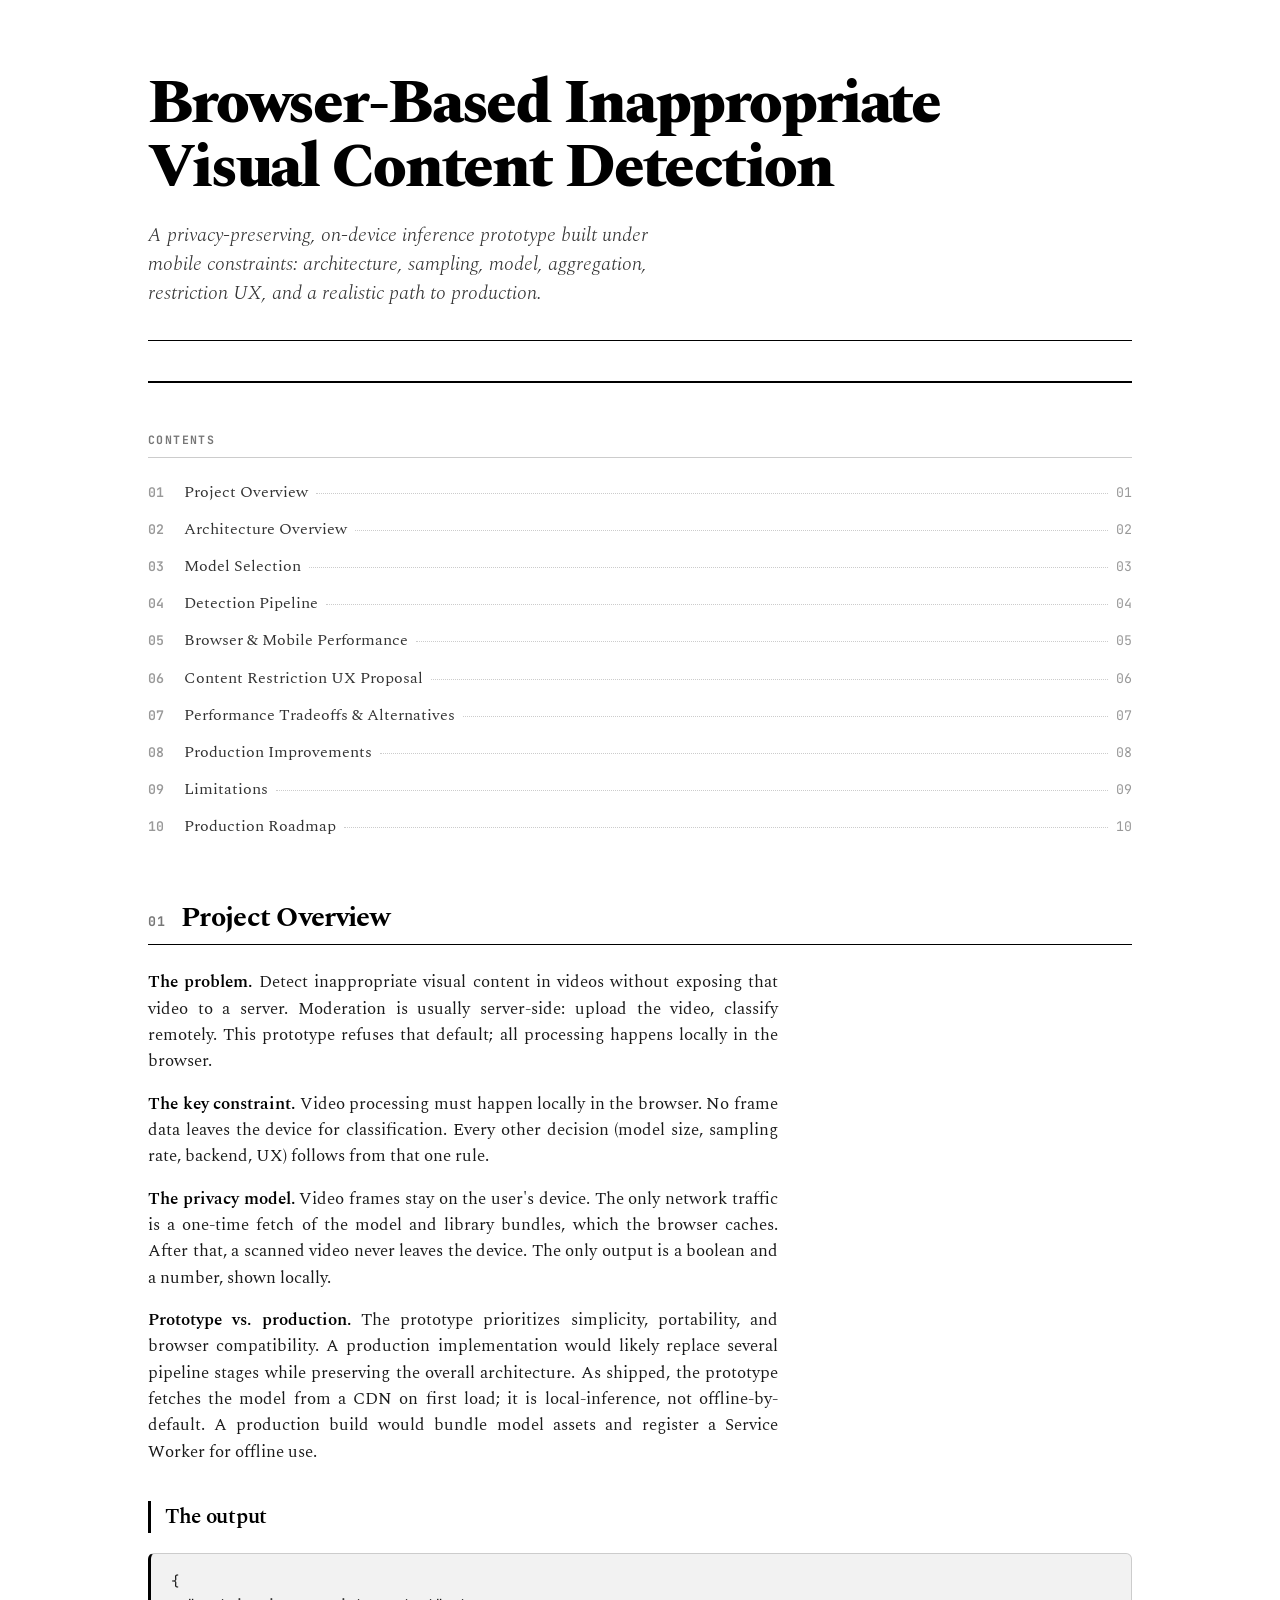
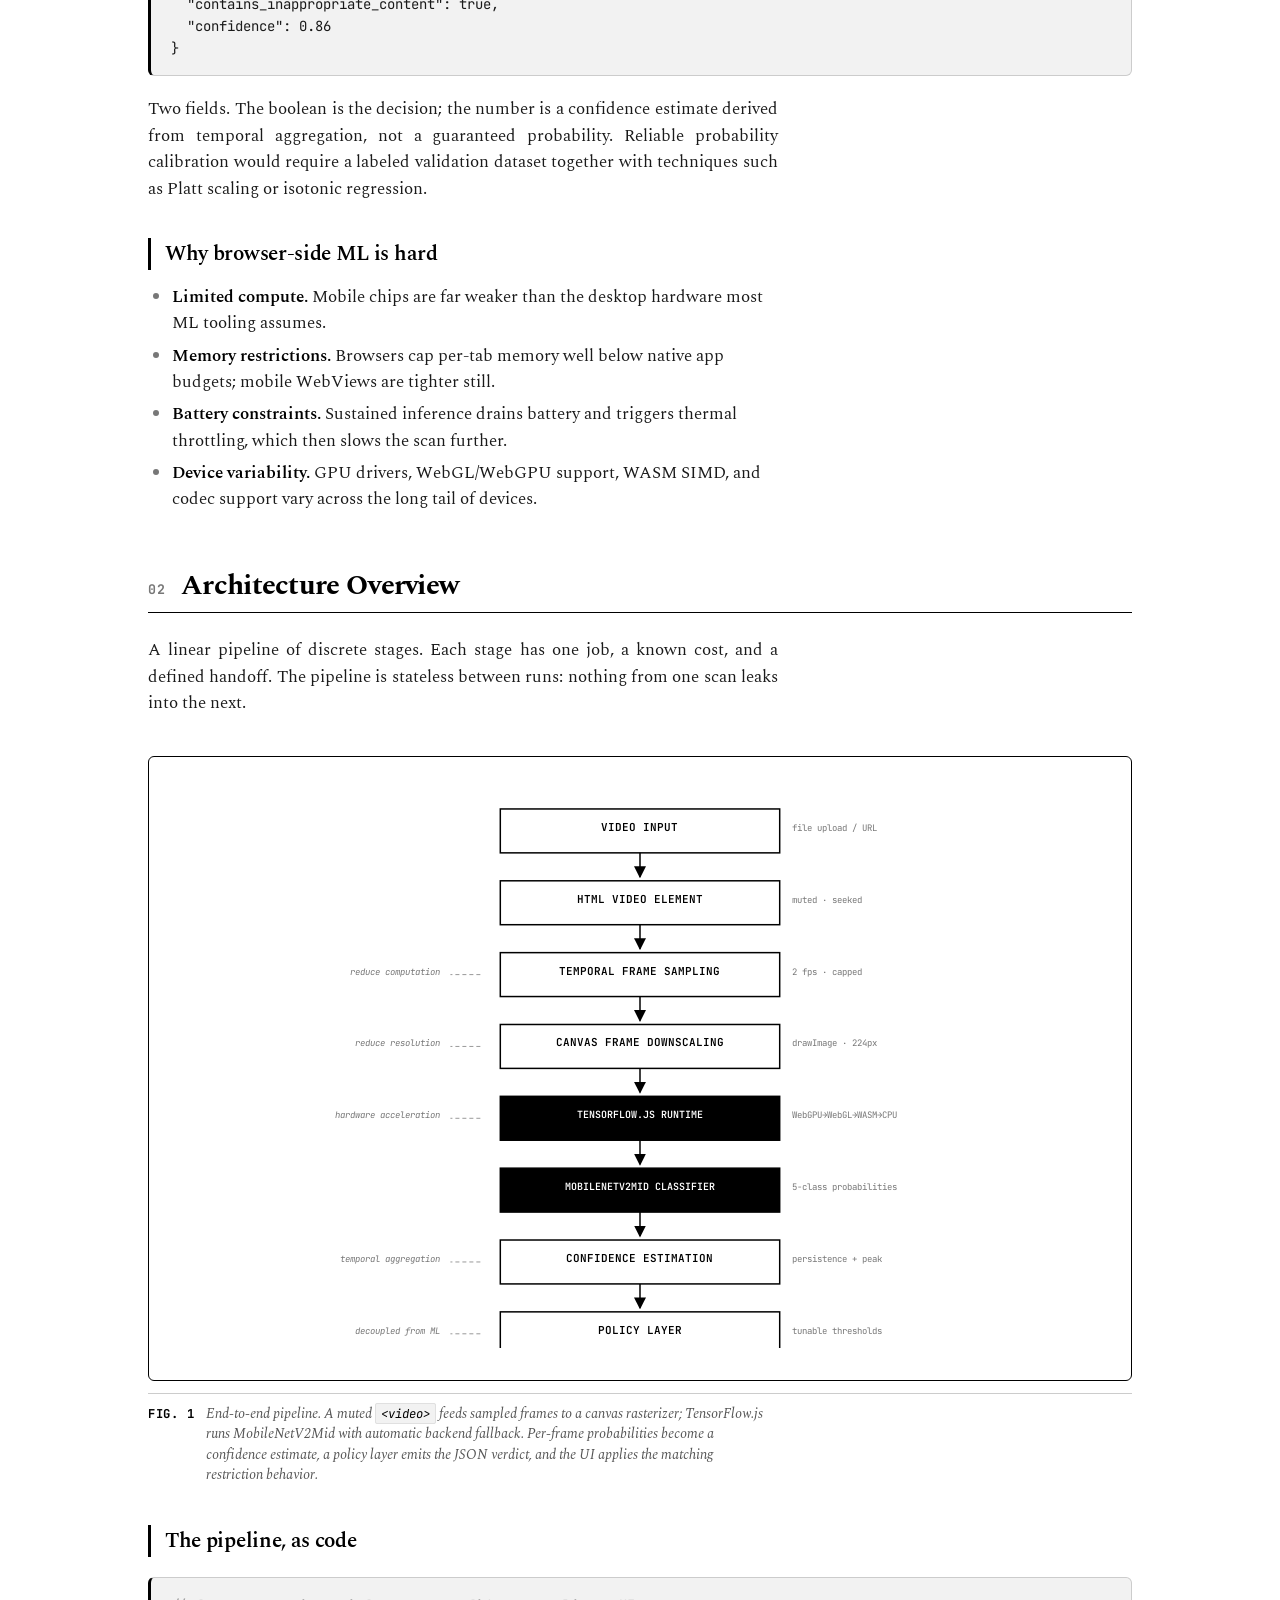
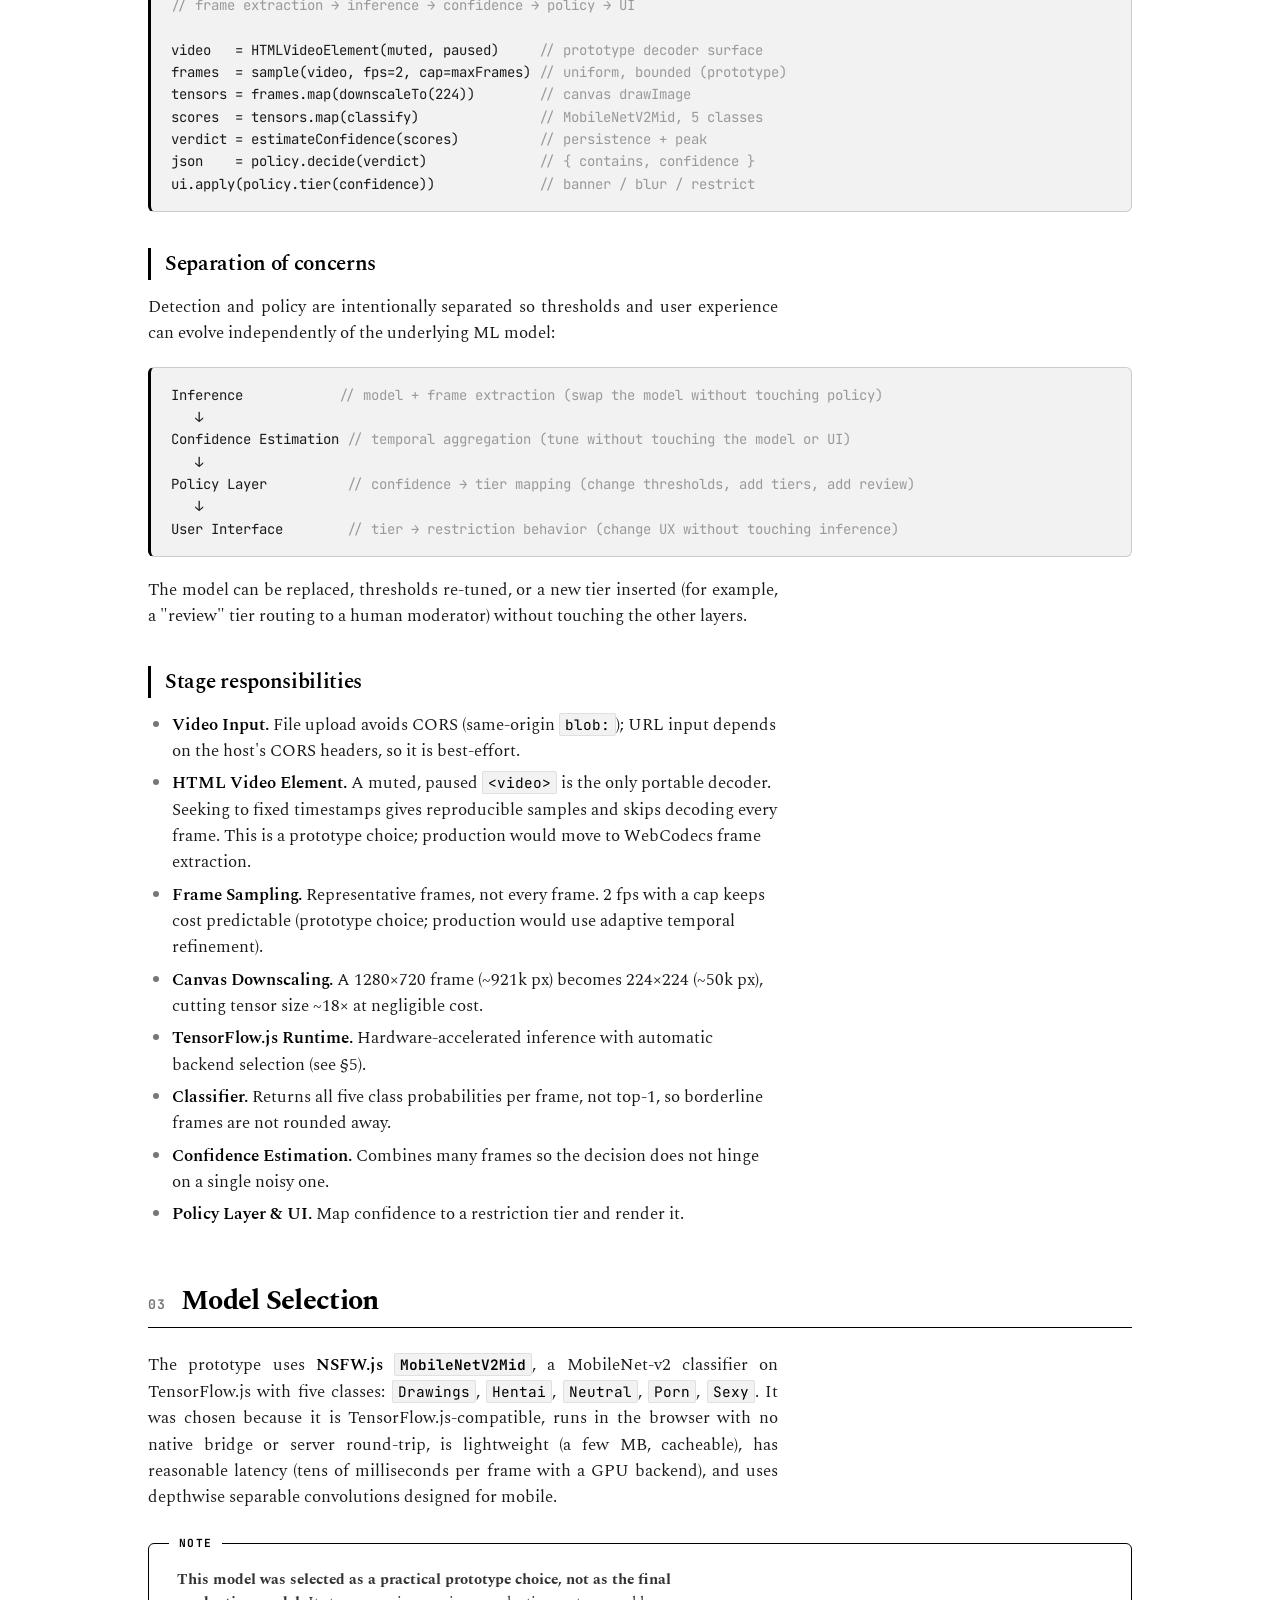
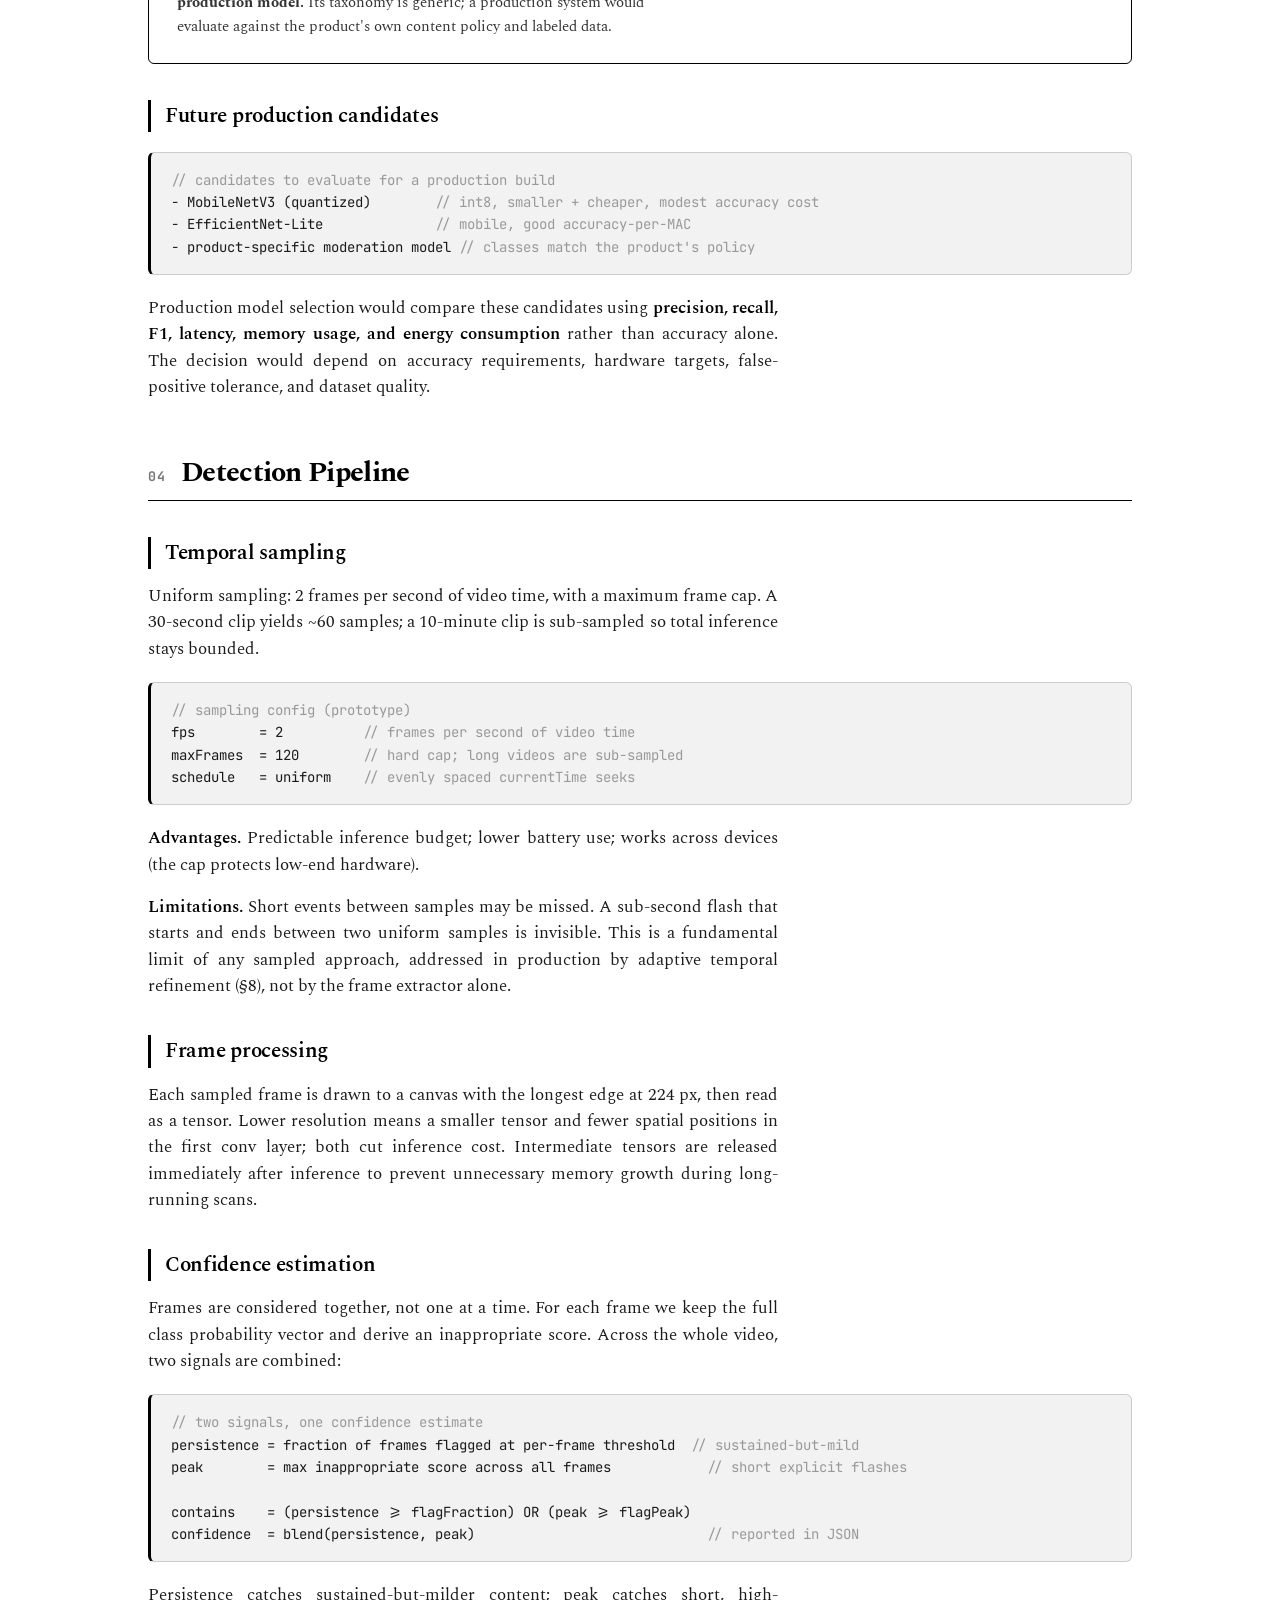
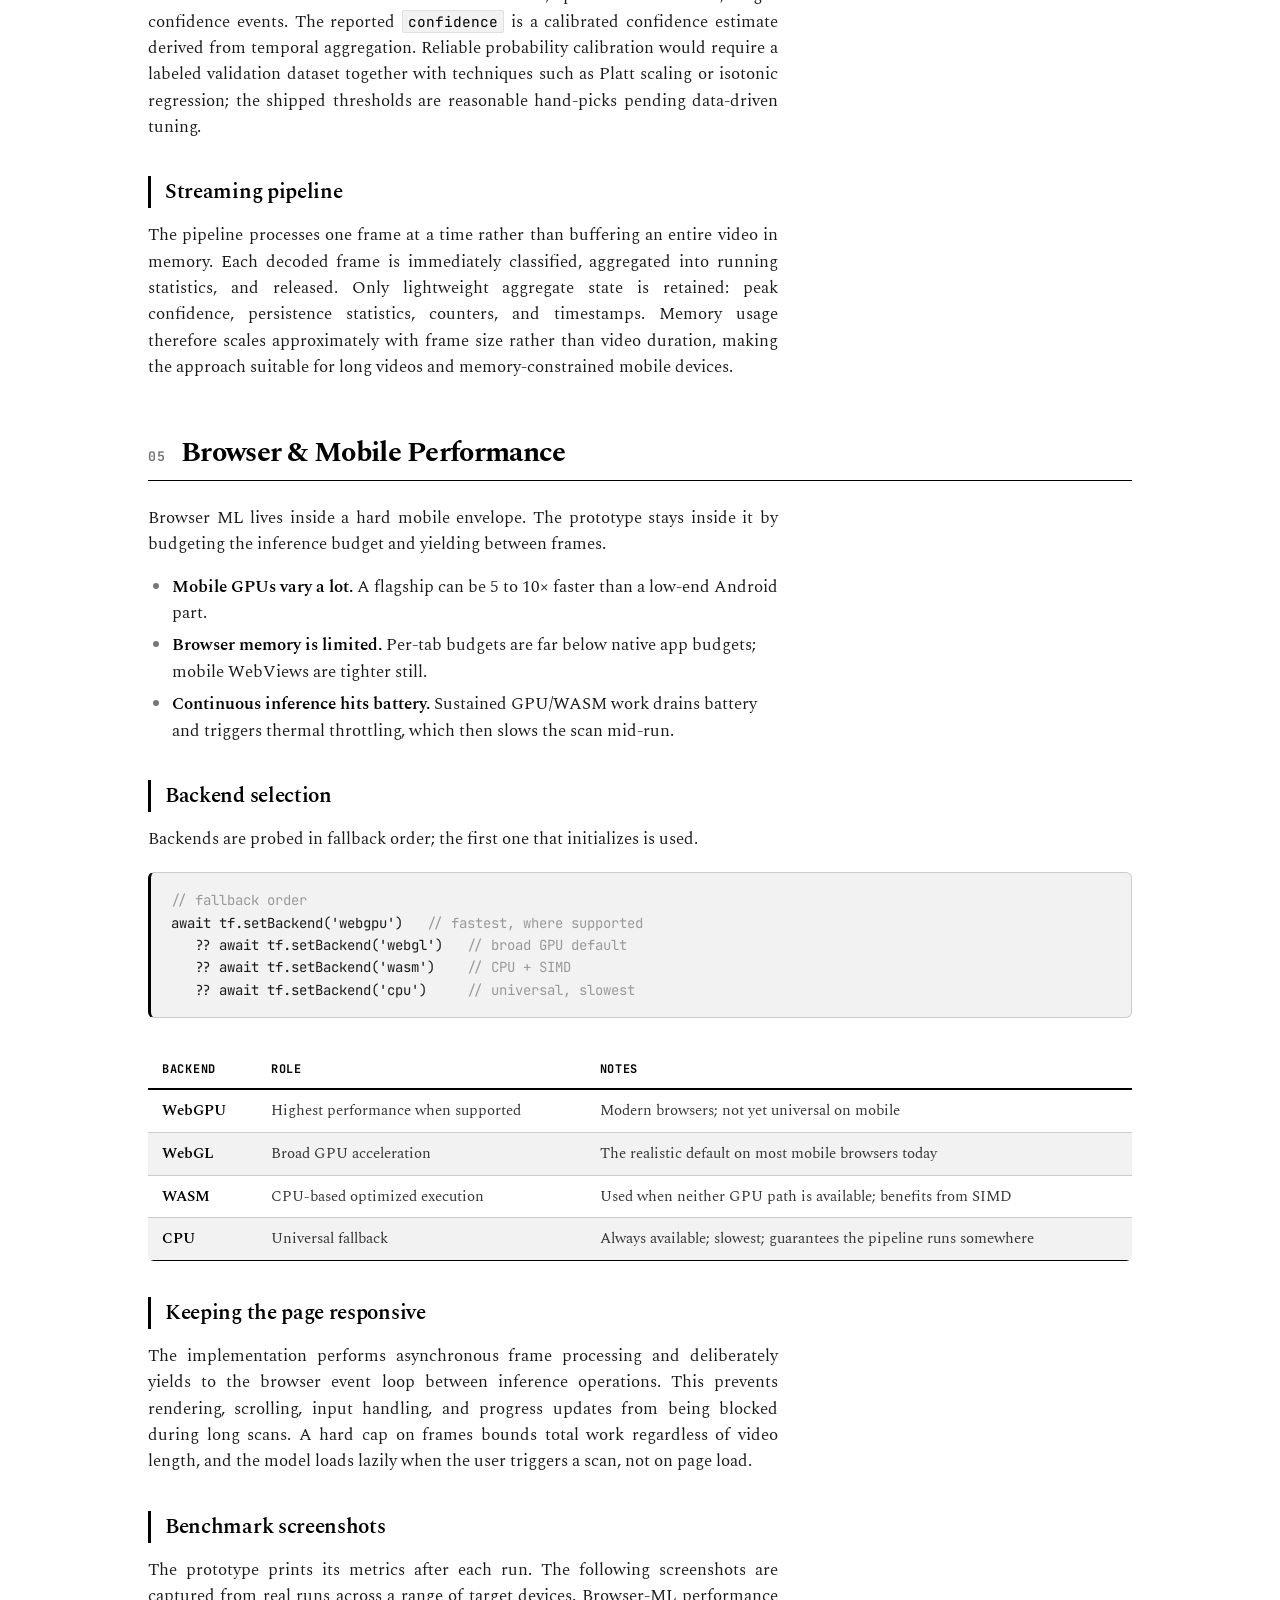
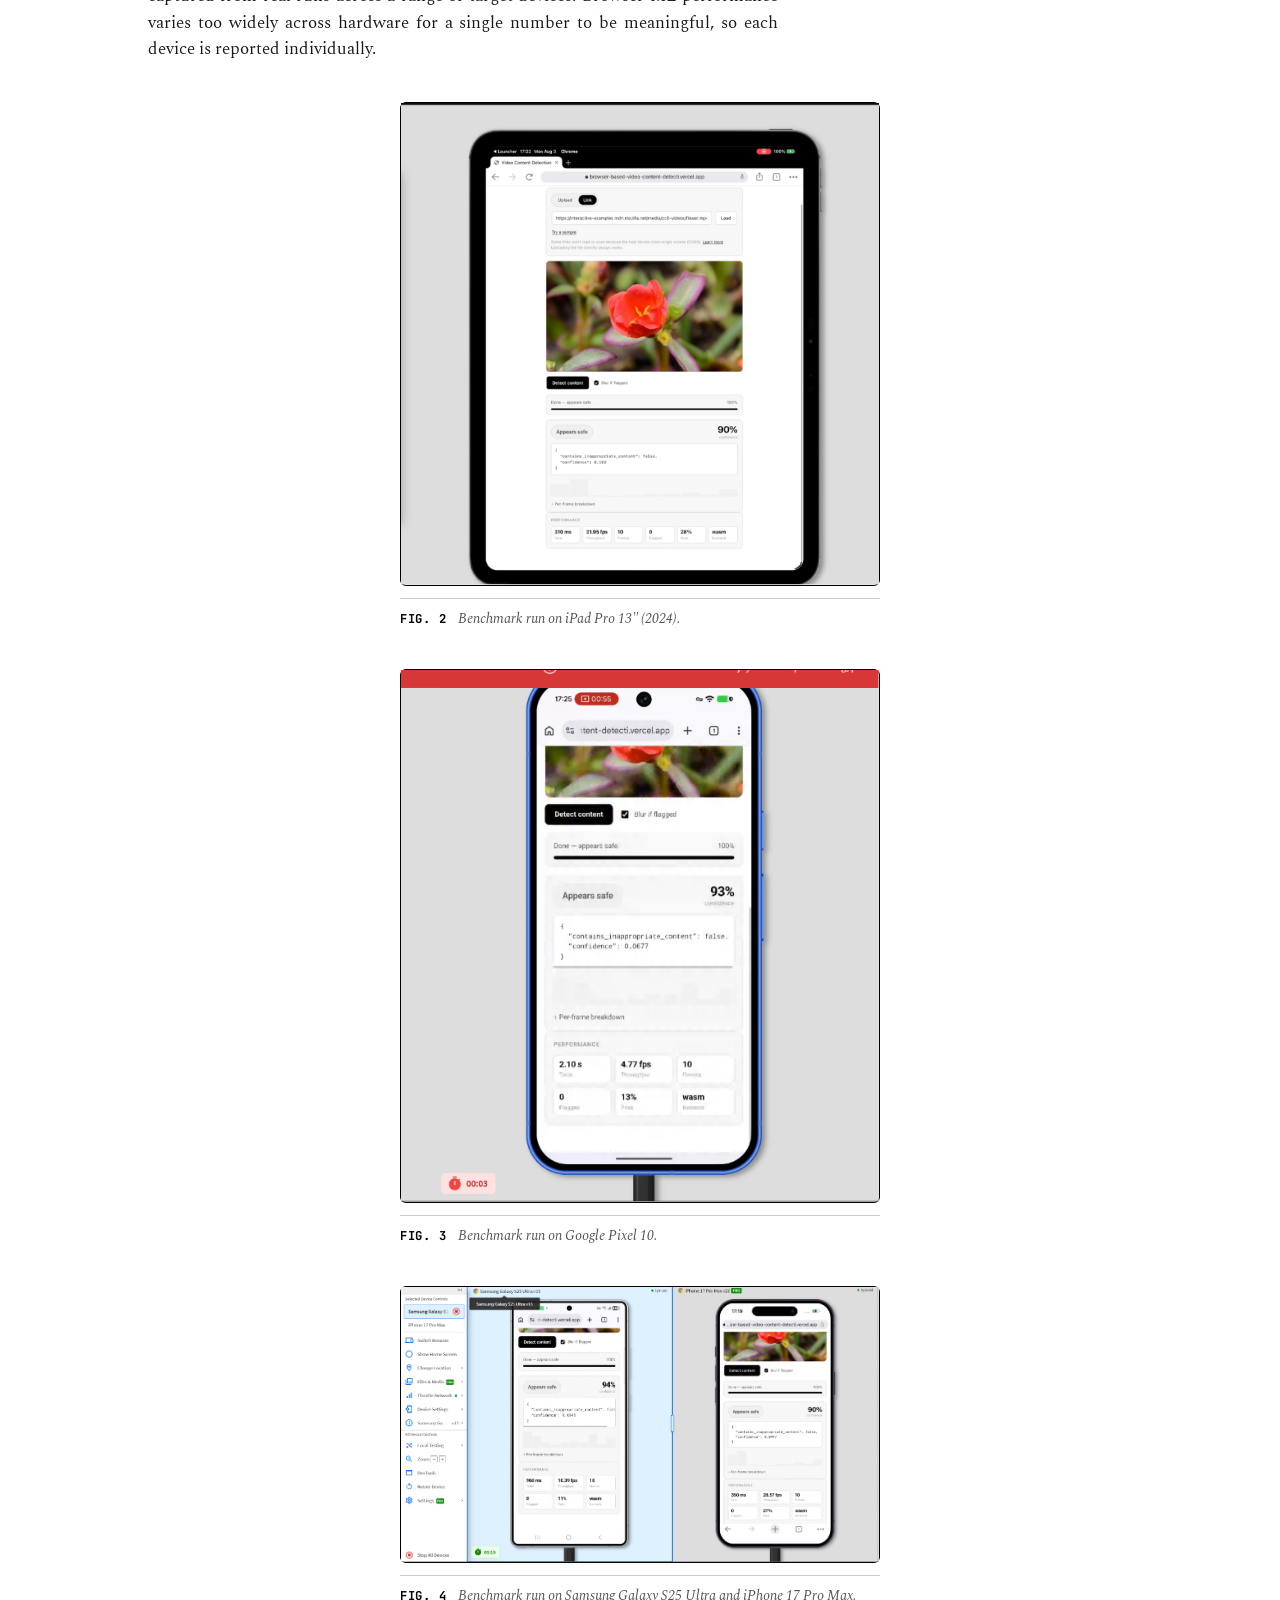
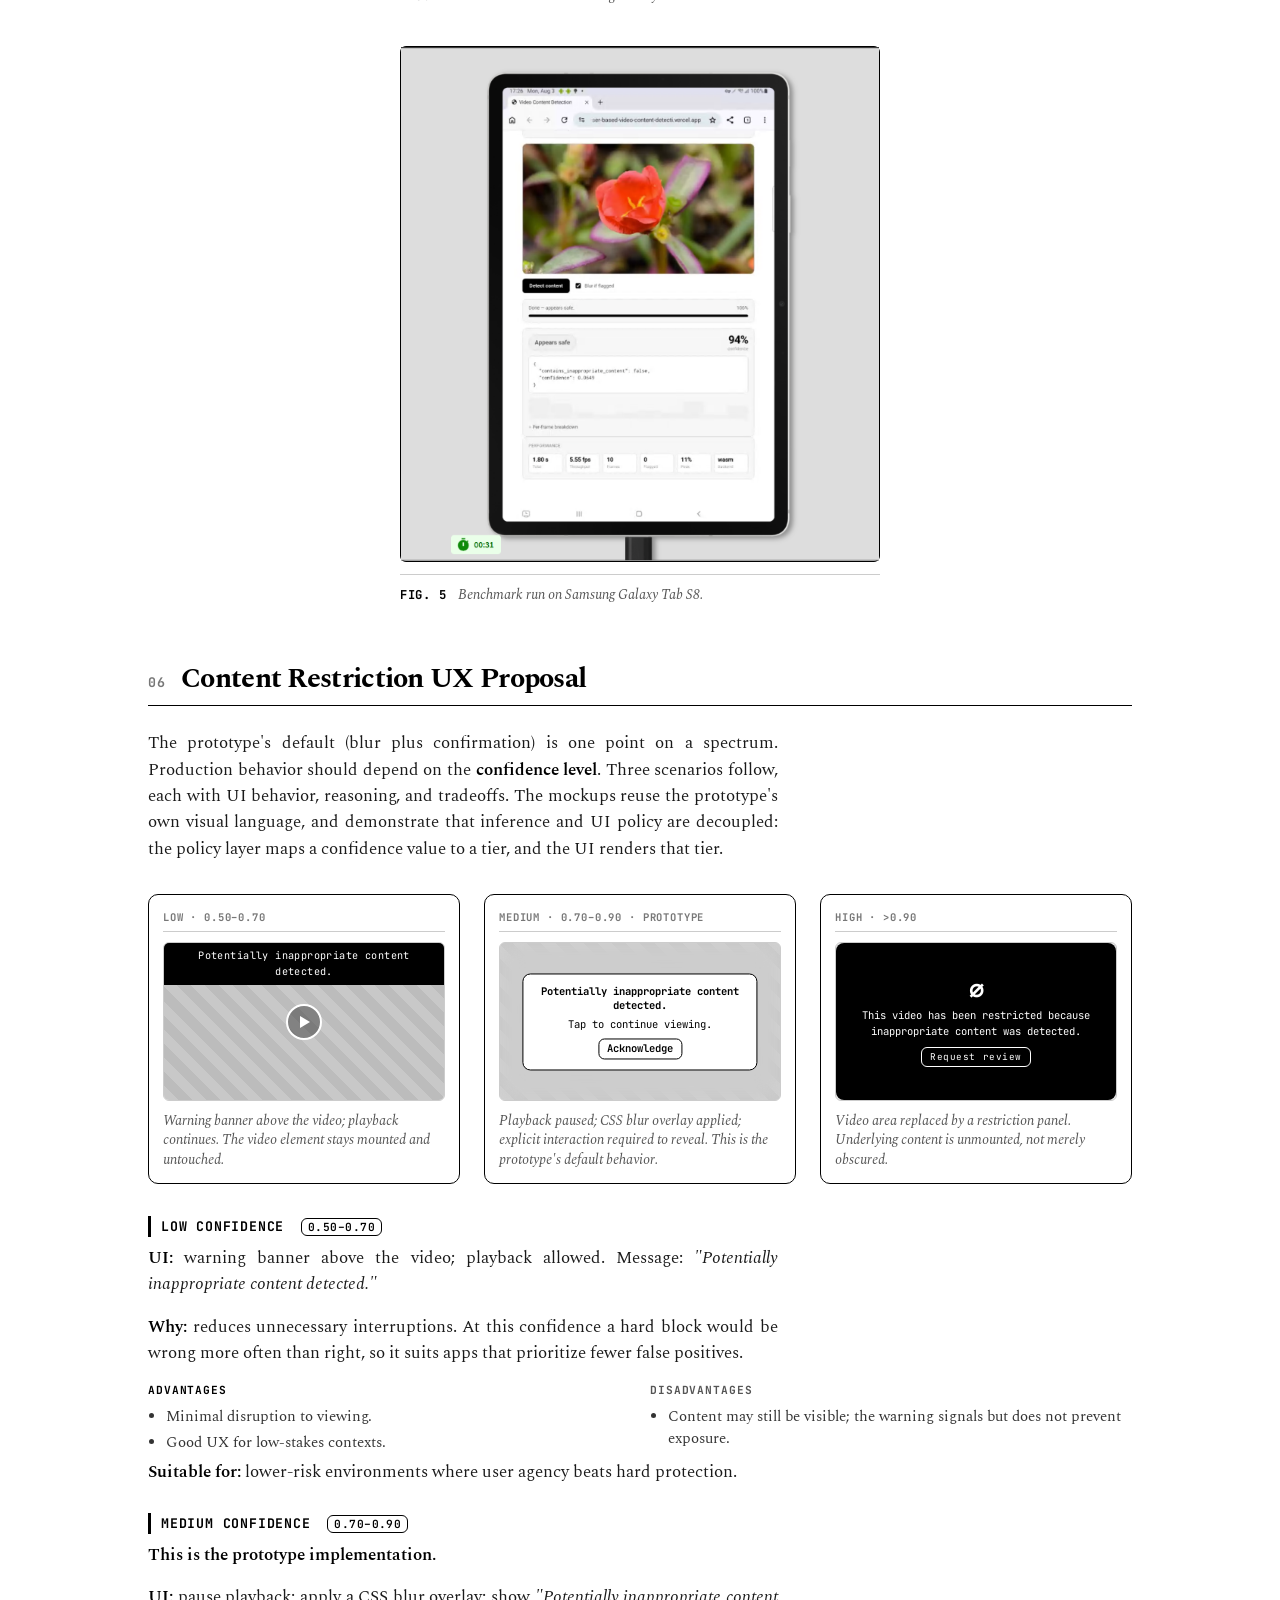
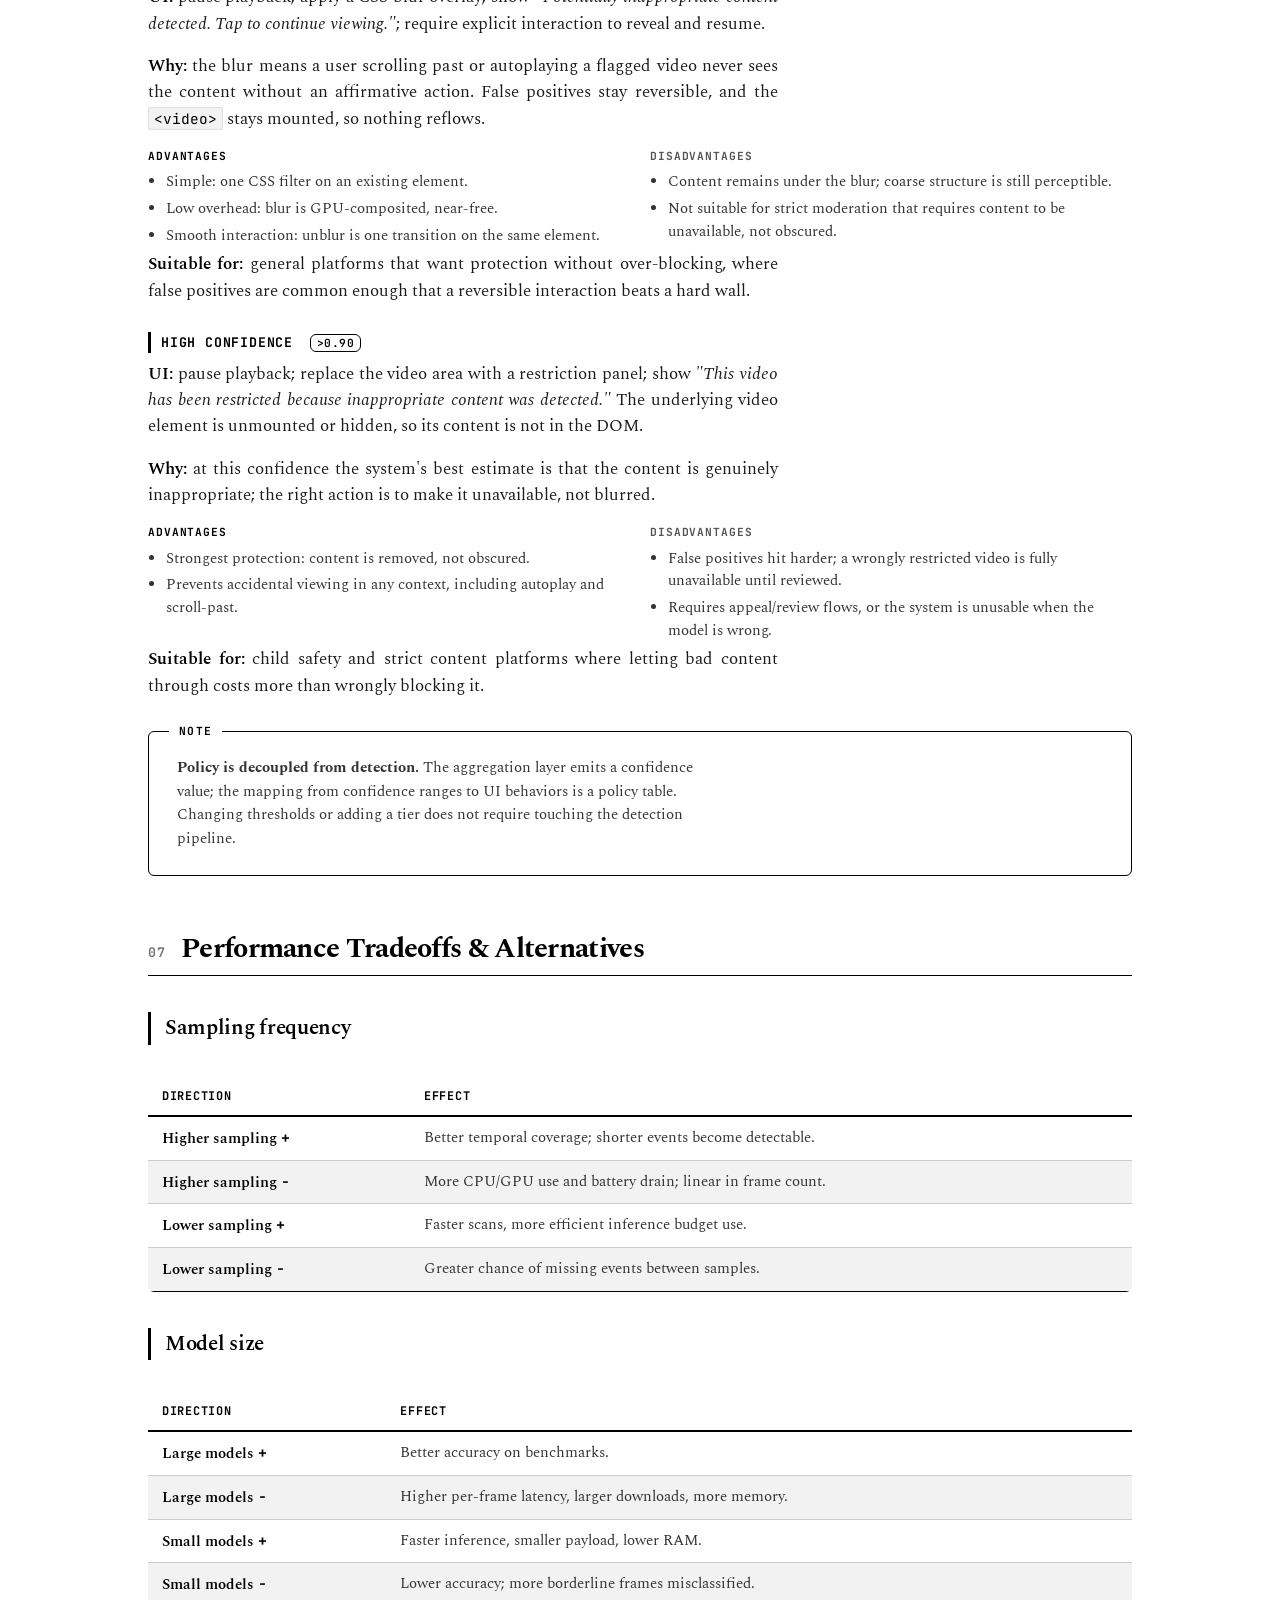
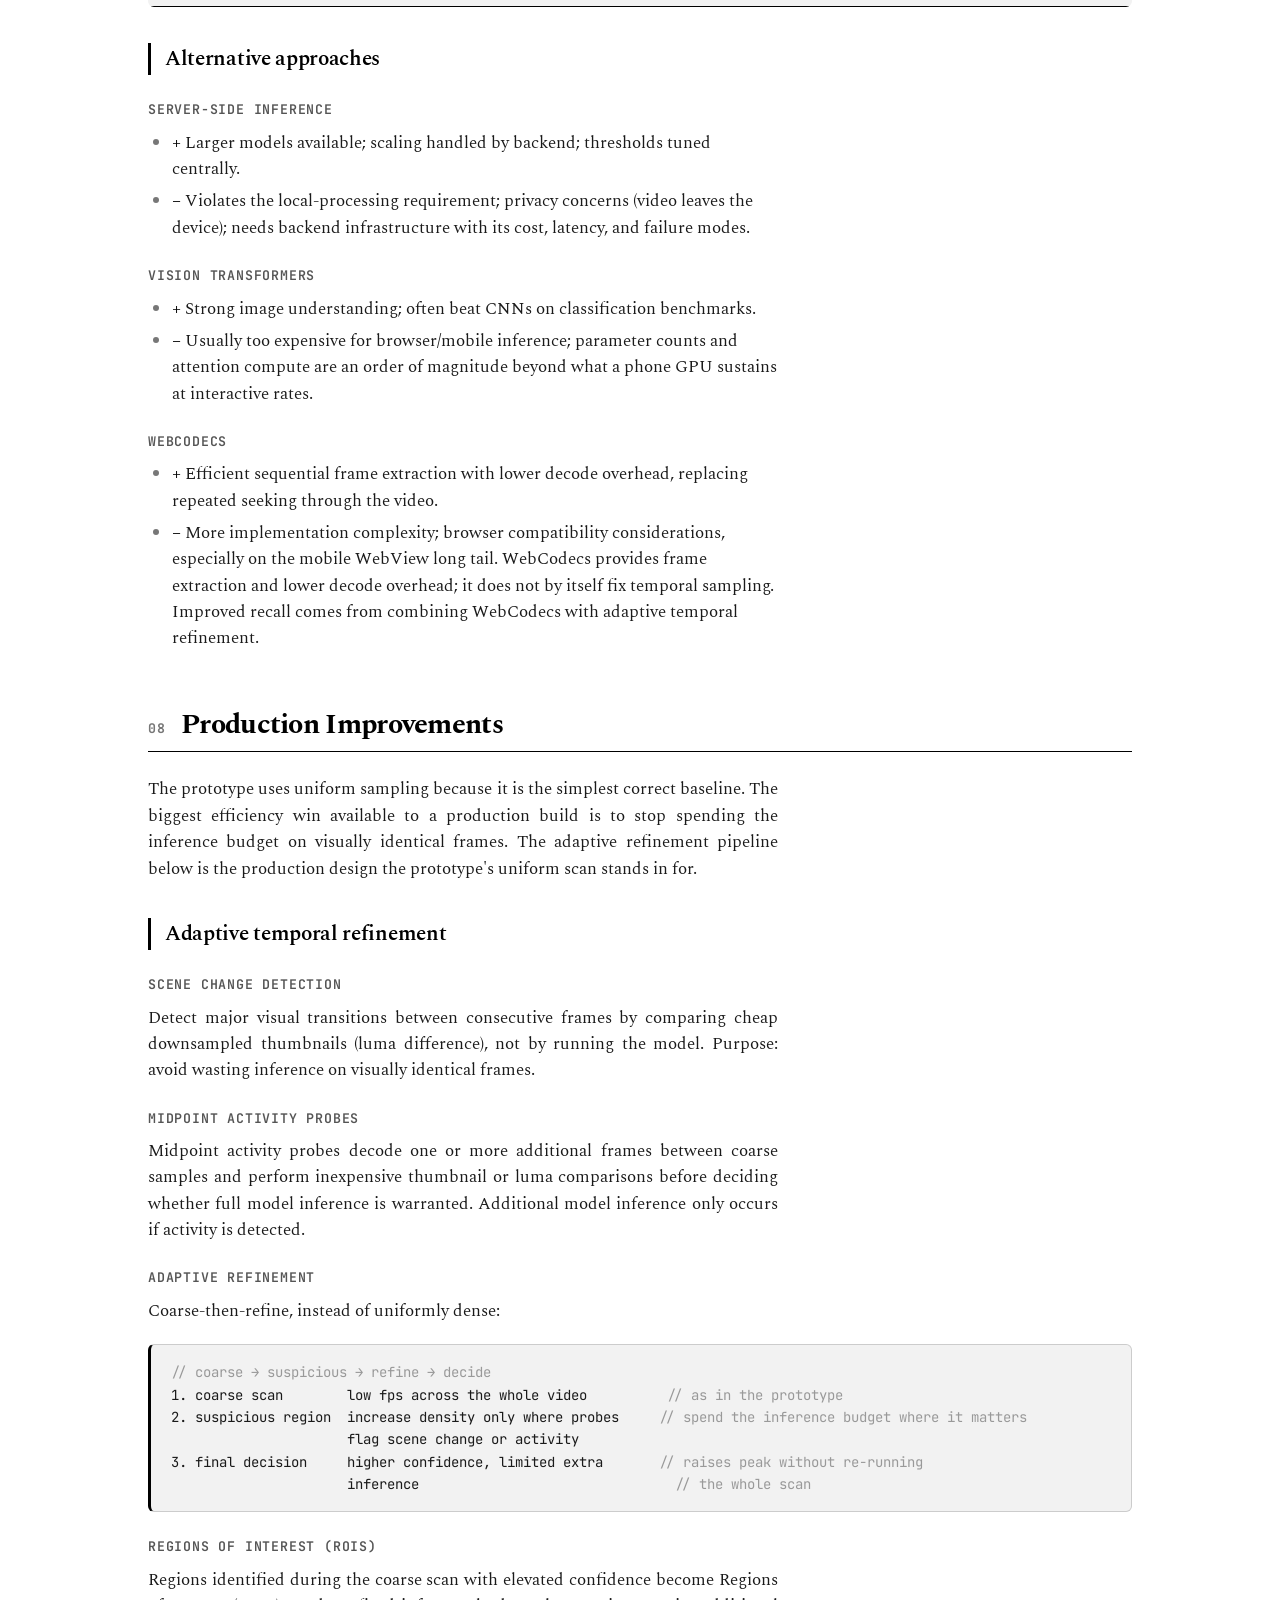
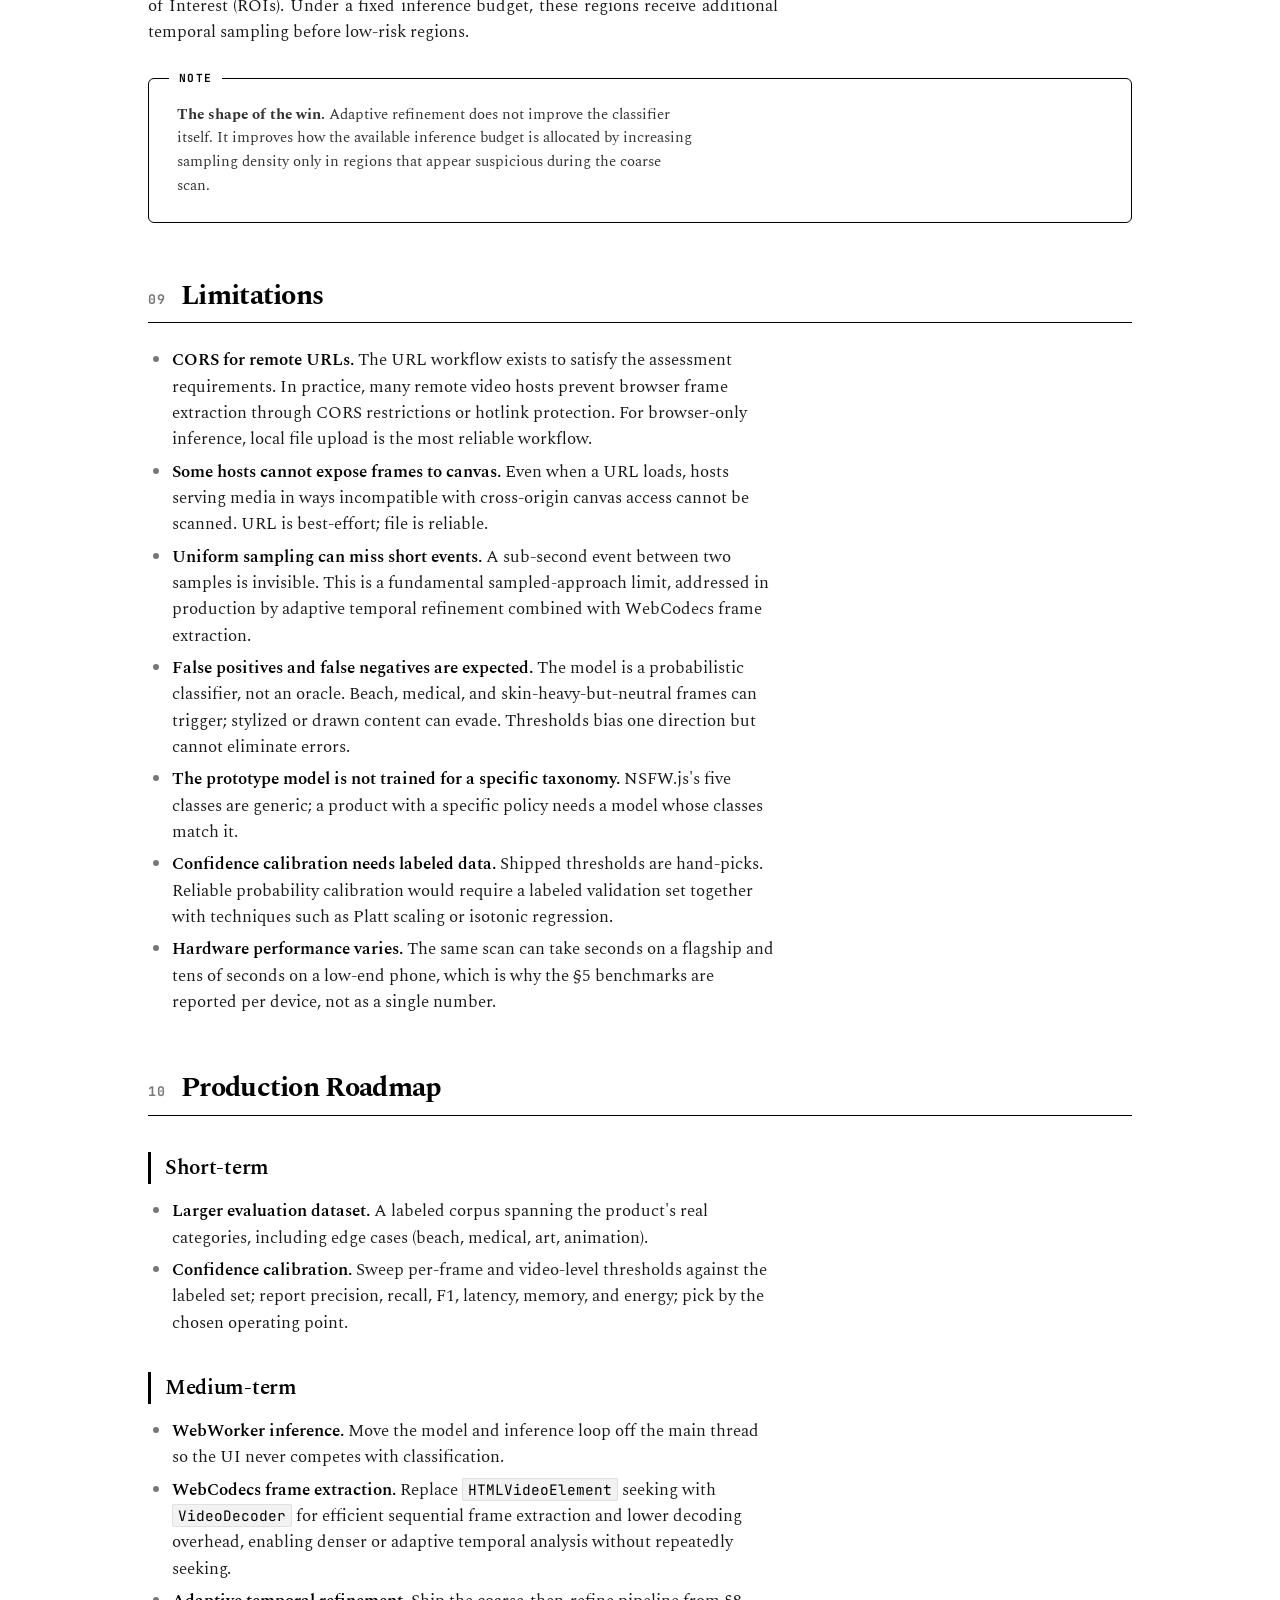
<file: overview/index.html>
<!DOCTYPE html>
<html lang="en">
<head>
  <meta charset="UTF-8" />
  <meta name="viewport" content="width=device-width, initial-scale=1.0" />
  <title>Engineering Submission: Browser-Based Video Content Detection · Overview</title>
  <link rel="stylesheet" href="/overview/styles.css?v=3" />
  <style>
    /* Local additions for the prototype UI mockups. Kept inline so the
       submission page is self-contained and reuses the white-paper tokens. */
    .mock-grid {
      display: grid;
      grid-template-columns: 1fr 1fr 1fr;
      gap: 24px;
      margin: 32px 0;
    }
    @media (max-width: 820px) { .mock-grid { grid-template-columns: 1fr; } }
    .mock {
      border: 1px solid var(--ink);
      background: var(--paper);
      padding: 14px;
      display: flex;
      flex-direction: column;
      gap: 10px;
    }
    .mock-tag {
      font-family: var(--mono);
      font-size: 0.62rem;
      font-weight: 700;
      letter-spacing: 0.08em;
      text-transform: uppercase;
      color: var(--gray-4);
      border-bottom: 1px solid var(--rule);
      padding-bottom: 6px;
    }
    .mock-stage {
      position: relative;
      width: 100%;
      aspect-ratio: 16 / 9;
      background: var(--gray-8);
      overflow: hidden;
      border: 1px solid var(--rule);
    }
    .mock-stage .frame {
      position: absolute; inset: 0;
      background:
        repeating-linear-gradient(45deg, #c8c8c8 0 10px, #bcbcbc 10px 20px);
    }
    .mock-stage .play {
      position: absolute; left: 50%; top: 50%;
      transform: translate(-50%,-50%);
      width: 36px; height: 36px;
      border: 2px solid var(--paper);
      border-radius: 50%;
      background: rgba(0,0,0,.35);
    }
    .mock-stage .play::after {
      content: '';
      position: absolute; left: 50%; top: 50%;
      transform: translate(-40%,-50%);
      border-left: 10px solid var(--paper);
      border-top: 6px solid transparent;
      border-bottom: 6px solid transparent;
    }
    .mock-caption {
      font-family: var(--serif);
      font-size: 0.82rem;
      font-style: italic;
      color: var(--gray-3);
      line-height: 1.4;
    }
    .mock-caption code { font-style: normal; }

    /* Low-confidence: banner only */
    .mock-low .banner {
      position: absolute; top: 0; left: 0; right: 0;
      background: var(--ink); color: var(--paper);
      font-family: var(--mono); font-size: 0.6rem;
      letter-spacing: 0.04em;
      padding: 5px 8px;
      text-align: center;
    }

    /* Medium-confidence: blur overlay + confirmation */
    .mock-med .blur {
      position: absolute; inset: 0;
      backdrop-filter: blur(10px);
      -webkit-backdrop-filter: blur(10px);
      background: rgba(255,255,255,0.18);
    }
    .mock-med .gate {
      position: absolute; left: 50%; top: 50%;
      transform: translate(-50%,-50%);
      width: 84%;
      max-width: 320px;
      background: var(--paper);
      border: 1px solid var(--ink);
      padding: 10px 12px;
      text-align: center;
      font-family: var(--mono);
      font-size: 0.62rem;
      line-height: 1.4;
      color: var(--ink);
    }
    .mock-med .gate strong { display:block; font-weight:700; margin-bottom:4px; }
    .mock-med .gate .tap {
      display:inline-block;
      margin-top:6px;
      border:1px solid var(--ink);
      padding:2px 8px;
      font-weight:600;
    }

    /* High-confidence: restriction panel replaces video */
    .mock-high .panel {
      position: absolute; inset: 0;
      background: var(--ink);
      color: var(--paper);
      display:flex; flex-direction:column;
      align-items:center; justify-content:center;
      text-align:center;
      padding: 12px;
      font-family: var(--mono);
      font-size: 0.62rem;
      line-height: 1.45;
    }
    .mock-high .panel .sym {
      font-size: 1.4rem; line-height:1; margin-bottom: 8px; font-weight: 700;
    }
    .mock-high .panel .appeal {
      margin-top: 8px;
      border: 1px solid var(--paper);
      padding: 2px 8px;
      font-size: 0.55rem;
      letter-spacing: 0.06em;
    }

    .scenario { margin-top: 28px; }
    .scenario h4 {
      font-family: var(--mono);
      font-weight: 700;
      font-size: 0.78rem;
      letter-spacing: 0.06em;
      text-transform: uppercase;
      color: var(--ink);
      margin: 0 0 8px;
      padding-left: 10px;
      border-left: 3px solid var(--ink);
    }
    .scenario .conf-pill {
      font-family: var(--mono);
      font-size: 0.66rem;
      font-weight: 600;
      letter-spacing: 0.04em;
      padding: 1px 6px;
      border: 1px solid var(--ink);
      margin-left: 8px;
      vertical-align: middle;
    }

    .pos-neg { display: grid; grid-template-columns: 1fr 1fr; gap: 20px; margin-top: 14px; }
    @media (max-width: 640px){ .pos-neg{ grid-template-columns:1fr; } }
    .pos-neg .col h5 {
      font-family: var(--mono);
      font-size: 0.66rem;
      font-weight: 700;
      letter-spacing: 0.08em;
      text-transform: uppercase;
      margin-bottom: 6px;
    }
    .pos-neg .pos h5 { color: var(--ink); }
    .pos-neg .neg h5 { color: var(--gray-3); }
    .pos-neg ul { margin: 0; padding-left: 18px; }
    .pos-neg li { font-size: 0.86rem; color: var(--gray-2); margin-bottom: 4px; }

    /* Smooth corners across the page. Small radius only; keeps the
       technical-report look while softening the hard right angles. */
    .figure-frame,
    .callout,
    .code-block,
    .mock,
    .mock-stage,
    .mock-med .gate,
    .mock-high .panel,
    .conf-pill,
    .mock-med .gate .tap,
    .mock-high .panel .appeal {
      border-radius: 6px;
    }
    .mock-med .gate,
    .mock-high .panel { border-radius: 8px; }
    .mock { border-radius: 10px; }
    .mock-stage { border-radius: 6px; }
    table { border-radius: 6px; overflow: hidden; }
    .toc li a:hover { border-radius: 2px; }
    .pullquote { border-radius: 0 4px 4px 0; }
    .steps li::before { border-radius: 50%; }
    .spec-grid { border-radius: 6px; }
    /* Section heads keep their underline rule; no radius on hairlines. */
  </style>
</head>
<body>
<div class="page">

  <!-- ═══ COVER ═══ -->
  <header class="cover">
    <h1>Browser-Based Inappropriate Visual Content Detection</h1>
    <p class="subtitle">A privacy-preserving, on-device inference prototype built under mobile constraints: architecture, sampling, model, aggregation, restriction UX, and a realistic path to production.</p>
    <div class="cover-rule"></div>
  </header>

  <!-- ═══ TABLE OF CONTENTS ═══ -->
  <section class="toc">
    <p class="toc-title">Contents</p>
    <ol>
      <li><a href="#s1">Project Overview</a><span class="toc-dot"></span><span class="toc-num">01</span></li>
      <li><a href="#s2">Architecture Overview</a><span class="toc-dot"></span><span class="toc-num">02</span></li>
      <li><a href="#s3">Model Selection</a><span class="toc-dot"></span><span class="toc-num">03</span></li>
      <li><a href="#s4">Detection Pipeline</a><span class="toc-dot"></span><span class="toc-num">04</span></li>
      <li><a href="#s5">Browser &amp; Mobile Performance</a><span class="toc-dot"></span><span class="toc-num">05</span></li>
      <li><a href="#s6">Content Restriction UX Proposal</a><span class="toc-dot"></span><span class="toc-num">06</span></li>
      <li><a href="#s7">Performance Tradeoffs &amp; Alternatives</a><span class="toc-dot"></span><span class="toc-num">07</span></li>
      <li><a href="#s8">Production Improvements</a><span class="toc-dot"></span><span class="toc-num">08</span></li>
      <li><a href="#s9">Limitations</a><span class="toc-dot"></span><span class="toc-num">09</span></li>
      <li><a href="#s10">Production Roadmap</a><span class="toc-dot"></span><span class="toc-num">10</span></li>
    </ol>
  </section>

  <!-- ═══ §1 PROJECT OVERVIEW ═══ -->
  <section class="section" id="s1">
    <div class="section-head">
      <span class="section-num">01</span>
      <h2>Project Overview</h2>
    </div>

    <div class="prose">
      <p><strong>The problem.</strong> Detect inappropriate visual content in videos without exposing that video to a server. Moderation is usually server-side: upload the video, classify remotely. This prototype refuses that default; all processing happens locally in the browser.</p>
      <p><strong>The key constraint.</strong> Video processing must happen locally in the browser. No frame data leaves the device for classification. Every other decision (model size, sampling rate, backend, UX) follows from that one rule.</p>
      <p><strong>The privacy model.</strong> Video frames stay on the user's device. The only network traffic is a one-time fetch of the model and library bundles, which the browser caches. After that, a scanned video never leaves the device. The only output is a boolean and a number, shown locally.</p>
      <p><strong>Prototype vs. production.</strong> The prototype prioritizes simplicity, portability, and browser compatibility. A production implementation would likely replace several pipeline stages while preserving the overall architecture. As shipped, the prototype fetches the model from a CDN on first load; it is local-inference, not offline-by-default. A production build would bundle model assets and register a Service Worker for offline use.</p>
    </div>

    <div class="subsection">
      <h3>The output</h3>
      <div class="code-block">
<pre><code>{
  "contains_inappropriate_content": true,
  "confidence": 0.86
}</code></pre>
      </div>
      <div class="prose">
        <p>Two fields. The boolean is the decision; the number is a confidence estimate derived from temporal aggregation, not a guaranteed probability. Reliable probability calibration would require a labeled validation dataset together with techniques such as Platt scaling or isotonic regression.</p>
      </div>
    </div>

    <div class="subsection">
      <h3>Why browser-side ML is hard</h3>
      <div class="prose">
        <ul>
          <li><strong>Limited compute.</strong> Mobile chips are far weaker than the desktop hardware most ML tooling assumes.</li>
          <li><strong>Memory restrictions.</strong> Browsers cap per-tab memory well below native app budgets; mobile WebViews are tighter still.</li>
          <li><strong>Battery constraints.</strong> Sustained inference drains battery and triggers thermal throttling, which then slows the scan further.</li>
          <li><strong>Device variability.</strong> GPU drivers, WebGL/WebGPU support, WASM SIMD, and codec support vary across the long tail of devices.</li>
        </ul>
      </div>
    </div>
  </section>

  <!-- ═══ §2 ARCHITECTURE OVERVIEW ═══ -->
  <section class="section" id="s2">
    <div class="section-head">
      <span class="section-num">02</span>
      <h2>Architecture Overview</h2>
    </div>

    <div class="prose">
      <p>A linear pipeline of discrete stages. Each stage has one job, a known cost, and a defined handoff. The pipeline is stateless between runs: nothing from one scan leaks into the next.</p>
    </div>

    <!-- FIG 1: PIPELINE -->
    <div class="figure">
      <div class="figure-frame">
        <svg viewBox="0 0 920 560" xmlns="http://www.w3.org/2000/svg">
          <defs>
            <marker id="arr1" markerWidth="8" markerHeight="8" refX="7" refY="4" orient="auto">
              <path d="M0,0 L8,4 L0,8 Z" fill="#000"/>
            </marker>
          </defs>

          <rect x="320" y="20" width="280" height="44" class="box"/>
          <text x="460" y="42" text-anchor="middle" class="diagram-label">VIDEO INPUT</text>
          <text x="612" y="42" class="diagram-sublabel">file upload / URL</text>
          <line x1="460" y1="64" x2="460" y2="88" class="arrow" marker-end="url(#arr1)"/>

          <rect x="320" y="92" width="280" height="44" class="box"/>
          <text x="460" y="114" text-anchor="middle" class="diagram-label">HTML VIDEO ELEMENT</text>
          <text x="612" y="114" class="diagram-sublabel">muted · seeked</text>
          <line x1="460" y1="136" x2="460" y2="160" class="arrow" marker-end="url(#arr1)"/>

          <rect x="320" y="164" width="280" height="44" class="box"/>
          <text x="460" y="186" text-anchor="middle" class="diagram-label">TEMPORAL FRAME SAMPLING</text>
          <text x="612" y="186" class="diagram-sublabel">2 fps · capped</text>
          <line x1="460" y1="208" x2="460" y2="232" class="arrow" marker-end="url(#arr1)"/>

          <rect x="320" y="236" width="280" height="44" class="box"/>
          <text x="460" y="258" text-anchor="middle" class="diagram-label">CANVAS FRAME DOWNSCALING</text>
          <text x="612" y="258" class="diagram-sublabel">drawImage · 224px</text>
          <line x1="460" y1="280" x2="460" y2="304" class="arrow" marker-end="url(#arr1)"/>

          <rect x="320" y="308" width="280" height="44" class="box-filled"/>
          <text x="460" y="330" text-anchor="middle" class="label-on-dark">TENSORFLOW.JS RUNTIME</text>
          <text x="612" y="330" class="diagram-sublabel">WebGPU→WebGL→WASM→CPU</text>
          <line x1="460" y1="352" x2="460" y2="376" class="arrow" marker-end="url(#arr1)"/>

          <rect x="320" y="380" width="280" height="44" class="box-filled"/>
          <text x="460" y="402" text-anchor="middle" class="label-on-dark">MOBILENETV2MID CLASSIFIER</text>
          <text x="612" y="402" class="diagram-sublabel">5-class probabilities</text>
          <line x1="460" y1="424" x2="460" y2="448" class="arrow" marker-end="url(#arr1)"/>

          <rect x="320" y="452" width="280" height="44" class="box"/>
          <text x="460" y="474" text-anchor="middle" class="diagram-label">CONFIDENCE ESTIMATION</text>
          <text x="612" y="474" class="diagram-sublabel">persistence + peak</text>
          <line x1="460" y1="496" x2="460" y2="520" class="arrow" marker-end="url(#arr1)"/>

          <rect x="320" y="524" width="280" height="44" class="box"/>
          <text x="460" y="546" text-anchor="middle" class="diagram-label">POLICY LAYER</text>
          <text x="612" y="546" class="diagram-sublabel">tunable thresholds</text>
          <line x1="460" y1="568" x2="460" y2="592" class="arrow" marker-end="url(#arr1)"/>

          <rect x="320" y="596" width="280" height="44" class="box"/>
          <text x="460" y="618" text-anchor="middle" class="diagram-label">USER INTERFACE</text>
          <text x="612" y="618" class="diagram-sublabel">restriction behavior</text>
          <line x1="460" y1="640" x2="460" y2="664" class="arrow" marker-end="url(#arr1)"/>

          <rect x="300" y="668" width="320" height="44" class="box-filled"/>
          <text x="460" y="690" text-anchor="middle" class="label-on-dark">{ contains_inappropriate_content, confidence }</text>

          <line x1="300" y1="186" x2="270" y2="186" class="arrow-dashed"/>
          <text x="260" y="186" text-anchor="end" class="diagram-sublabel" style="font-style:italic">reduce computation</text>
          <line x1="300" y1="258" x2="270" y2="258" class="arrow-dashed"/>
          <text x="260" y="258" text-anchor="end" class="diagram-sublabel" style="font-style:italic">reduce resolution</text>
          <line x1="300" y1="330" x2="270" y2="330" class="arrow-dashed"/>
          <text x="260" y="330" text-anchor="end" class="diagram-sublabel" style="font-style:italic">hardware acceleration</text>
          <line x1="300" y1="474" x2="270" y2="474" class="arrow-dashed"/>
          <text x="260" y="474" text-anchor="end" class="diagram-sublabel" style="font-style:italic">temporal aggregation</text>
          <line x1="300" y1="546" x2="270" y2="546" class="arrow-dashed"/>
          <text x="260" y="546" text-anchor="end" class="diagram-sublabel" style="font-style:italic">decoupled from ML</text>
          <line x1="300" y1="618" x2="270" y2="618" class="arrow-dashed"/>
          <text x="260" y="618" text-anchor="end" class="diagram-sublabel" style="font-style:italic">policy-driven</text>
        </svg>
      </div>
      <div class="figure-caption">
        <span class="figure-num">FIG. 1</span>
        <p>End-to-end pipeline. A muted <code>&lt;video&gt;</code> feeds sampled frames to a canvas rasterizer; TensorFlow.js runs MobileNetV2Mid with automatic backend fallback. Per-frame probabilities become a confidence estimate, a policy layer emits the JSON verdict, and the UI applies the matching restriction behavior.</p>
      </div>
    </div>

    <div class="subsection">
      <h3>The pipeline, as code</h3>
      <div class="code-block">
<pre><code><span class="comment">// frame extraction → inference → confidence → policy → UI</span>

video   = HTMLVideoElement(muted, paused)     <span class="comment">// prototype decoder surface</span>
frames  = sample(video, fps=2, cap=maxFrames) <span class="comment">// uniform, bounded (prototype)</span>
tensors = frames.map(downscaleTo(224))        <span class="comment">// canvas drawImage</span>
scores  = tensors.map(classify)               <span class="comment">// MobileNetV2Mid, 5 classes</span>
verdict = estimateConfidence(scores)          <span class="comment">// persistence + peak</span>
json    = policy.decide(verdict)              <span class="comment">// { contains, confidence }</span>
ui.apply(policy.tier(confidence))             <span class="comment">// banner / blur / restrict</span></code></pre>
      </div>
    </div>

    <div class="subsection">
      <h3>Separation of concerns</h3>
      <div class="prose">
        <p>Detection and policy are intentionally separated so thresholds and user experience can evolve independently of the underlying ML model:</p>
      </div>
      <div class="code-block">
<pre><code>Inference            <span class="comment">// model + frame extraction (swap the model without touching policy)</span>
   ↓
Confidence Estimation <span class="comment">// temporal aggregation (tune without touching the model or UI)</span>
   ↓
Policy Layer          <span class="comment">// confidence → tier mapping (change thresholds, add tiers, add review)</span>
   ↓
User Interface        <span class="comment">// tier → restriction behavior (change UX without touching inference)</span></code></pre>
      </div>
      <div class="prose">
        <p>The model can be replaced, thresholds re-tuned, or a new tier inserted (for example, a "review" tier routing to a human moderator) without touching the other layers.</p>
      </div>
    </div>

    <div class="subsection">
      <h3>Stage responsibilities</h3>
      <div class="prose">
        <ul>
          <li><strong>Video Input.</strong> File upload avoids CORS (same-origin <code>blob:</code>); URL input depends on the host's CORS headers, so it is best-effort.</li>
          <li><strong>HTML Video Element.</strong> A muted, paused <code>&lt;video&gt;</code> is the only portable decoder. Seeking to fixed timestamps gives reproducible samples and skips decoding every frame. This is a prototype choice; production would move to WebCodecs frame extraction.</li>
          <li><strong>Frame Sampling.</strong> Representative frames, not every frame. 2 fps with a cap keeps cost predictable (prototype choice; production would use adaptive temporal refinement).</li>
          <li><strong>Canvas Downscaling.</strong> A 1280×720 frame (~921k px) becomes 224×224 (~50k px), cutting tensor size ~18× at negligible cost.</li>
          <li><strong>TensorFlow.js Runtime.</strong> Hardware-accelerated inference with automatic backend selection (see §5).</li>
          <li><strong>Classifier.</strong> Returns all five class probabilities per frame, not top-1, so borderline frames are not rounded away.</li>
          <li><strong>Confidence Estimation.</strong> Combines many frames so the decision does not hinge on a single noisy one.</li>
          <li><strong>Policy Layer &amp; UI.</strong> Map confidence to a restriction tier and render it.</li>
        </ul>
      </div>
    </div>
  </section>

  <!-- ═══ §3 MODEL SELECTION ═══ -->
  <section class="section" id="s3">
    <div class="section-head">
      <span class="section-num">03</span>
      <h2>Model Selection</h2>
    </div>

    <div class="prose">
      <p>The prototype uses <strong>NSFW.js <code>MobileNetV2Mid</code></strong>, a MobileNet-v2 classifier on TensorFlow.js with five classes: <code>Drawings</code>, <code>Hentai</code>, <code>Neutral</code>, <code>Porn</code>, <code>Sexy</code>. It was chosen because it is TensorFlow.js-compatible, runs in the browser with no native bridge or server round-trip, is lightweight (a few MB, cacheable), has reasonable latency (tens of milliseconds per frame with a GPU backend), and uses depthwise separable convolutions designed for mobile.</p>
    </div>

    <div class="callout">
      <p><strong>This model was selected as a practical prototype choice, not as the final production model.</strong> Its taxonomy is generic; a production system would evaluate against the product's own content policy and labeled data.</p>
    </div>

    <div class="subsection">
      <h3>Future production candidates</h3>
      <div class="code-block">
<pre><code><span class="comment">// candidates to evaluate for a production build</span>
- MobileNetV3 (quantized)        <span class="comment">// int8, smaller + cheaper, modest accuracy cost</span>
- EfficientNet-Lite              <span class="comment">// mobile, good accuracy-per-MAC</span>
- product-specific moderation model <span class="comment">// classes match the product's policy</span></code></pre>
      </div>
      <div class="prose">
        <p>Production model selection would compare these candidates using <strong>precision, recall, F1, latency, memory usage, and energy consumption</strong> rather than accuracy alone. The decision would depend on accuracy requirements, hardware targets, false-positive tolerance, and dataset quality.</p>
      </div>
    </div>
  </section>

  <!-- ═══ §4 DETECTION PIPELINE ═══ -->
  <section class="section" id="s4">
    <div class="section-head">
      <span class="section-num">04</span>
      <h2>Detection Pipeline</h2>
    </div>

    <div class="subsection">
      <h3>Temporal sampling</h3>
      <div class="prose">
        <p>Uniform sampling: 2 frames per second of video time, with a maximum frame cap. A 30-second clip yields ~60 samples; a 10-minute clip is sub-sampled so total inference stays bounded.</p>
      </div>
      <div class="code-block">
<pre><code><span class="comment">// sampling config (prototype)</span>
fps        = 2          <span class="comment">// frames per second of video time</span>
maxFrames  = 120        <span class="comment">// hard cap; long videos are sub-sampled</span>
schedule   = uniform    <span class="comment">// evenly spaced currentTime seeks</span></code></pre>
      </div>
      <div class="prose">
        <p><strong>Advantages.</strong> Predictable inference budget; lower battery use; works across devices (the cap protects low-end hardware).</p>
        <p><strong>Limitations.</strong> Short events between samples may be missed. A sub-second flash that starts and ends between two uniform samples is invisible. This is a fundamental limit of any sampled approach, addressed in production by adaptive temporal refinement (§8), not by the frame extractor alone.</p>
      </div>
    </div>

    <div class="subsection">
      <h3>Frame processing</h3>
      <div class="prose">
        <p>Each sampled frame is drawn to a canvas with the longest edge at 224 px, then read as a tensor. Lower resolution means a smaller tensor and fewer spatial positions in the first conv layer; both cut inference cost. Intermediate tensors are released immediately after inference to prevent unnecessary memory growth during long-running scans.</p>
      </div>
    </div>

    <div class="subsection">
      <h3>Confidence estimation</h3>
      <div class="prose">
        <p>Frames are considered together, not one at a time. For each frame we keep the full class probability vector and derive an inappropriate score. Across the whole video, two signals are combined:</p>
      </div>
      <div class="code-block">
<pre><code><span class="comment">// two signals, one confidence estimate</span>
persistence = fraction of frames flagged at per-frame threshold  <span class="comment">// sustained-but-mild</span>
peak        = max inappropriate score across all frames            <span class="comment">// short explicit flashes</span>

contains    = (persistence >= flagFraction) OR (peak >= flagPeak)
confidence  = blend(persistence, peak)                             <span class="comment">// reported in JSON</span></code></pre>
      </div>
      <div class="prose">
        <p>Persistence catches sustained-but-milder content; peak catches short, high-confidence events. The reported <code>confidence</code> is a calibrated confidence estimate derived from temporal aggregation. Reliable probability calibration would require a labeled validation dataset together with techniques such as Platt scaling or isotonic regression; the shipped thresholds are reasonable hand-picks pending data-driven tuning.</p>
      </div>
    </div>

    <div class="subsection">
      <h3>Streaming pipeline</h3>
      <div class="prose">
        <p>The pipeline processes one frame at a time rather than buffering an entire video in memory. Each decoded frame is immediately classified, aggregated into running statistics, and released. Only lightweight aggregate state is retained: peak confidence, persistence statistics, counters, and timestamps. Memory usage therefore scales approximately with frame size rather than video duration, making the approach suitable for long videos and memory-constrained mobile devices.</p>
      </div>
    </div>
  </section>

  <!-- ═══ §5 PERFORMANCE CONSIDERATIONS ═══ -->
  <section class="section" id="s5">
    <div class="section-head">
      <span class="section-num">05</span>
      <h2>Browser &amp; Mobile Performance</h2>
    </div>

    <div class="prose">
      <p>Browser ML lives inside a hard mobile envelope. The prototype stays inside it by budgeting the inference budget and yielding between frames.</p>
      <ul>
        <li><strong>Mobile GPUs vary a lot.</strong> A flagship can be 5 to 10× faster than a low-end Android part.</li>
        <li><strong>Browser memory is limited.</strong> Per-tab budgets are far below native app budgets; mobile WebViews are tighter still.</li>
        <li><strong>Continuous inference hits battery.</strong> Sustained GPU/WASM work drains battery and triggers thermal throttling, which then slows the scan mid-run.</li>
      </ul>
    </div>

    <div class="subsection">
      <h3>Backend selection</h3>
      <div class="prose">
        <p>Backends are probed in fallback order; the first one that initializes is used.</p>
      </div>
      <div class="code-block">
<pre><code><span class="comment">// fallback order</span>
await tf.setBackend('webgpu')   <span class="comment">// fastest, where supported</span>
   ?? await tf.setBackend('webgl')   <span class="comment">// broad GPU default</span>
   ?? await tf.setBackend('wasm')    <span class="comment">// CPU + SIMD</span>
   ?? await tf.setBackend('cpu')     <span class="comment">// universal, slowest</span></code></pre>
      </div>
      <div class="table-wrap">
        <table>
          <thead>
            <tr><th>Backend</th><th>Role</th><th>Notes</th></tr>
          </thead>
          <tbody>
            <tr><td>WebGPU</td><td>Highest performance when supported</td><td>Modern browsers; not yet universal on mobile</td></tr>
            <tr><td>WebGL</td><td>Broad GPU acceleration</td><td>The realistic default on most mobile browsers today</td></tr>
            <tr><td>WASM</td><td>CPU-based optimized execution</td><td>Used when neither GPU path is available; benefits from SIMD</td></tr>
            <tr><td>CPU</td><td>Universal fallback</td><td>Always available; slowest; guarantees the pipeline runs somewhere</td></tr>
          </tbody>
        </table>
      </div>
    </div>

    <div class="subsection">
      <h3>Keeping the page responsive</h3>
      <div class="prose">
        <p>The implementation performs asynchronous frame processing and deliberately yields to the browser event loop between inference operations. This prevents rendering, scrolling, input handling, and progress updates from being blocked during long scans. A hard cap on frames bounds total work regardless of video length, and the model loads lazily when the user triggers a scan, not on page load.</p>
      </div>
    </div>

    <div class="subsection">
      <h3>Benchmark screenshots</h3>
      <div class="prose">
        <p>The prototype prints its metrics after each run. The following screenshots are captured from real runs across a range of target devices. Browser-ML performance varies too widely across hardware for a single number to be meaningful, so each device is reported individually.</p>
      </div>

      <div class="figure">
        <div class="figure-frame is-screenshot">
          <img src="/overview/screenshots/ipadpro13-2024.png" alt="Prototype benchmark run on iPad Pro 13 (2024)" loading="lazy" />
        </div>
        <div class="figure-caption">
          <span class="figure-num">FIG. 2</span>
          <p>Benchmark run on iPad Pro 13" (2024).</p>
        </div>
      </div>

      <div class="figure">
        <div class="figure-frame is-screenshot">
          <img src="/overview/screenshots/pixel-10.png" alt="Prototype benchmark run on Google Pixel 10" loading="lazy" />
        </div>
        <div class="figure-caption">
          <span class="figure-num">FIG. 3</span>
          <p>Benchmark run on Google Pixel 10.</p>
        </div>
      </div>

      <div class="figure">
        <div class="figure-frame is-screenshot">
          <img src="/overview/screenshots/s25-utra-and-17promax.png" alt="Prototype benchmark run on Samsung Galaxy S25 Ultra and iPhone 17 Pro Max" loading="lazy" />
        </div>
        <div class="figure-caption">
          <span class="figure-num">FIG. 4</span>
          <p>Benchmark run on Samsung Galaxy S25 Ultra and iPhone 17 Pro Max.</p>
        </div>
      </div>

      <div class="figure">
        <div class="figure-frame is-screenshot">
          <img src="/overview/screenshots/tab-s8.png" alt="Prototype benchmark run on Samsung Galaxy Tab S8" loading="lazy" />
        </div>
        <div class="figure-caption">
          <span class="figure-num">FIG. 5</span>
          <p>Benchmark run on Samsung Galaxy Tab S8.</p>
        </div>
      </div>
    </div>
  </section>

  <!-- ═══ §6 CONTENT RESTRICTION UX ═══ -->
  <section class="section" id="s6">
    <div class="section-head">
      <span class="section-num">06</span>
      <h2>Content Restriction UX Proposal</h2>
    </div>

    <div class="prose">
      <p>The prototype's default (blur plus confirmation) is one point on a spectrum. Production behavior should depend on the <strong>confidence level</strong>. Three scenarios follow, each with UI behavior, reasoning, and tradeoffs. The mockups reuse the prototype's own visual language, and demonstrate that inference and UI policy are decoupled: the policy layer maps a confidence value to a tier, and the UI renders that tier.</p>
    </div>

    <!-- Mockup grid: three scenarios side by side -->
    <div class="mock-grid">
      <div class="mock mock-low">
        <div class="mock-tag">Low · 0.50–0.70</div>
        <div class="mock-stage">
          <div class="frame"></div>
          <div class="banner">Potentially inappropriate content detected.</div>
          <div class="play"></div>
        </div>
        <p class="mock-caption">Warning banner above the video; playback continues. The video element stays mounted and untouched.</p>
      </div>

      <div class="mock mock-med">
        <div class="mock-tag">Medium · 0.70–0.90 · prototype</div>
        <div class="mock-stage">
          <div class="frame"></div>
          <div class="blur"></div>
          <div class="gate">
            <strong>Potentially inappropriate content detected.</strong>
            Tap to continue viewing.
            <span class="tap">Acknowledge</span>
          </div>
        </div>
        <p class="mock-caption">Playback paused; CSS blur overlay applied; explicit interaction required to reveal. This is the prototype's default behavior.</p>
      </div>

      <div class="mock mock-high">
        <div class="mock-tag">High · &gt;0.90</div>
        <div class="mock-stage">
          <div class="panel">
            <div class="sym">⌀</div>
            <div>This video has been restricted because inappropriate content was detected.</div>
            <div class="appeal">Request review</div>
          </div>
        </div>
        <p class="mock-caption">Video area replaced by a restriction panel. Underlying content is unmounted, not merely obscured.</p>
      </div>
    </div>

    <div class="scenario">
      <h4>Low Confidence <span class="conf-pill">0.50–0.70</span></h4>
      <div class="prose">
        <p><strong>UI:</strong> warning banner above the video; playback allowed. Message: <em>"Potentially inappropriate content detected."</em></p>
        <p><strong>Why:</strong> reduces unnecessary interruptions. At this confidence a hard block would be wrong more often than right, so it suits apps that prioritize fewer false positives.</p>
      </div>
      <div class="pos-neg">
        <div class="col pos">
          <h5>Advantages</h5>
          <ul><li>Minimal disruption to viewing.</li><li>Good UX for low-stakes contexts.</li></ul>
        </div>
        <div class="col neg">
          <h5>Disadvantages</h5>
          <ul><li>Content may still be visible; the warning signals but does not prevent exposure.</li></ul>
        </div>
      </div>
      <div class="prose"><p><strong>Suitable for:</strong> lower-risk environments where user agency beats hard protection.</p></div>
    </div>

    <div class="scenario">
      <h4>Medium Confidence <span class="conf-pill">0.70–0.90</span></h4>
      <div class="prose">
        <p><strong>This is the prototype implementation.</strong></p>
        <p><strong>UI:</strong> pause playback; apply a CSS blur overlay; show <em>"Potentially inappropriate content detected. Tap to continue viewing."</em>; require explicit interaction to reveal and resume.</p>
        <p><strong>Why:</strong> the blur means a user scrolling past or autoplaying a flagged video never sees the content without an affirmative action. False positives stay reversible, and the <code>&lt;video&gt;</code> stays mounted, so nothing reflows.</p>
      </div>
      <div class="pos-neg">
        <div class="col pos">
          <h5>Advantages</h5>
          <ul><li>Simple: one CSS filter on an existing element.</li><li>Low overhead: blur is GPU-composited, near-free.</li><li>Smooth interaction: unblur is one transition on the same element.</li></ul>
        </div>
        <div class="col neg">
          <h5>Disadvantages</h5>
          <ul><li>Content remains under the blur; coarse structure is still perceptible.</li><li>Not suitable for strict moderation that requires content to be unavailable, not obscured.</li></ul>
        </div>
      </div>
      <div class="prose"><p><strong>Suitable for:</strong> general platforms that want protection without over-blocking, where false positives are common enough that a reversible interaction beats a hard wall.</p></div>
    </div>

    <div class="scenario">
      <h4>High Confidence <span class="conf-pill">&gt;0.90</span></h4>
      <div class="prose">
        <p><strong>UI:</strong> pause playback; replace the video area with a restriction panel; show <em>"This video has been restricted because inappropriate content was detected."</em> The underlying video element is unmounted or hidden, so its content is not in the DOM.</p>
        <p><strong>Why:</strong> at this confidence the system's best estimate is that the content is genuinely inappropriate; the right action is to make it unavailable, not blurred.</p>
      </div>
      <div class="pos-neg">
        <div class="col pos">
          <h5>Advantages</h5>
          <ul><li>Strongest protection: content is removed, not obscured.</li><li>Prevents accidental viewing in any context, including autoplay and scroll-past.</li></ul>
        </div>
        <div class="col neg">
          <h5>Disadvantages</h5>
          <ul><li>False positives hit harder; a wrongly restricted video is fully unavailable until reviewed.</li><li>Requires appeal/review flows, or the system is unusable when the model is wrong.</li></ul>
        </div>
      </div>
      <div class="prose"><p><strong>Suitable for:</strong> child safety and strict content platforms where letting bad content through costs more than wrongly blocking it.</p></div>
    </div>

    <div class="callout">
      <p><strong>Policy is decoupled from detection.</strong> The aggregation layer emits a confidence value; the mapping from confidence ranges to UI behaviors is a policy table. Changing thresholds or adding a tier does not require touching the detection pipeline.</p>
    </div>
  </section>

  <!-- ═══ §7 TRADEOFFS & ALTERNATIVES ═══ -->
  <section class="section" id="s7">
    <div class="section-head">
      <span class="section-num">07</span>
      <h2>Performance Tradeoffs &amp; Alternatives</h2>
    </div>

    <div class="subsection">
      <h3>Sampling frequency</h3>
      <div class="table-wrap">
        <table>
          <thead><tr><th>Direction</th><th>Effect</th></tr></thead>
          <tbody>
            <tr><td>Higher sampling <span style="font-family:var(--mono);">+</span></td><td>Better temporal coverage; shorter events become detectable.</td></tr>
            <tr><td>Higher sampling <span style="font-family:var(--mono);">−</span></td><td>More CPU/GPU use and battery drain; linear in frame count.</td></tr>
            <tr><td>Lower sampling <span style="font-family:var(--mono);">+</span></td><td>Faster scans, more efficient inference budget use.</td></tr>
            <tr><td>Lower sampling <span style="font-family:var(--mono);">−</span></td><td>Greater chance of missing events between samples.</td></tr>
          </tbody>
        </table>
      </div>
    </div>

    <div class="subsection">
      <h3>Model size</h3>
      <div class="table-wrap">
        <table>
          <thead><tr><th>Direction</th><th>Effect</th></tr></thead>
          <tbody>
            <tr><td>Large models <span style="font-family:var(--mono);">+</span></td><td>Better accuracy on benchmarks.</td></tr>
            <tr><td>Large models <span style="font-family:var(--mono);">−</span></td><td>Higher per-frame latency, larger downloads, more memory.</td></tr>
            <tr><td>Small models <span style="font-family:var(--mono);">+</span></td><td>Faster inference, smaller payload, lower RAM.</td></tr>
            <tr><td>Small models <span style="font-family:var(--mono);">−</span></td><td>Lower accuracy; more borderline frames misclassified.</td></tr>
          </tbody>
        </table>
      </div>
    </div>

    <div class="subsection">
      <h3>Alternative approaches</h3>

      <h4>Server-side inference</h4>
      <div class="prose">
        <ul>
          <li><strong>+</strong> Larger models available; scaling handled by backend; thresholds tuned centrally.</li>
          <li><strong>−</strong> Violates the local-processing requirement; privacy concerns (video leaves the device); needs backend infrastructure with its cost, latency, and failure modes.</li>
        </ul>
      </div>

      <h4>Vision Transformers</h4>
      <div class="prose">
        <ul>
          <li><strong>+</strong> Strong image understanding; often beat CNNs on classification benchmarks.</li>
          <li><strong>−</strong> Usually too expensive for browser/mobile inference; parameter counts and attention compute are an order of magnitude beyond what a phone GPU sustains at interactive rates.</li>
        </ul>
      </div>

      <h4>WebCodecs</h4>
      <div class="prose">
        <ul>
          <li><strong>+</strong> Efficient sequential frame extraction with lower decode overhead, replacing repeated seeking through the video.</li>
          <li><strong>−</strong> More implementation complexity; browser compatibility considerations, especially on the mobile WebView long tail. WebCodecs provides frame extraction and lower decode overhead; it does not by itself fix temporal sampling. Improved recall comes from combining WebCodecs with adaptive temporal refinement.</li>
        </ul>
      </div>
    </div>
  </section>

  <!-- ═══ §8 PRODUCTION IMPROVEMENTS ═══ -->
  <section class="section" id="s8">
    <div class="section-head">
      <span class="section-num">08</span>
      <h2>Production Improvements</h2>
    </div>

    <div class="prose">
      <p>The prototype uses uniform sampling because it is the simplest correct baseline. The biggest efficiency win available to a production build is to stop spending the inference budget on visually identical frames. The adaptive refinement pipeline below is the production design the prototype's uniform scan stands in for.</p>
    </div>

    <div class="subsection">
      <h3>Adaptive temporal refinement</h3>

      <h4>Scene change detection</h4>
      <div class="prose">
        <p>Detect major visual transitions between consecutive frames by comparing cheap downsampled thumbnails (luma difference), not by running the model. Purpose: avoid wasting inference on visually identical frames.</p>
      </div>

      <h4>Midpoint activity probes</h4>
      <div class="prose">
        <p>Midpoint activity probes decode one or more additional frames between coarse samples and perform inexpensive thumbnail or luma comparisons before deciding whether full model inference is warranted. Additional model inference only occurs if activity is detected.</p>
      </div>

      <h4>Adaptive refinement</h4>
      <div class="prose">
        <p>Coarse-then-refine, instead of uniformly dense:</p>
      </div>
      <div class="code-block">
<pre><code><span class="comment">// coarse → suspicious → refine → decide</span>
1. coarse scan        low fps across the whole video          <span class="comment">// as in the prototype</span>
2. suspicious region  increase density only where probes     <span class="comment">// spend the inference budget where it matters</span>
                      flag scene change or activity
3. final decision     higher confidence, limited extra       <span class="comment">// raises peak without re-running</span>
                      inference                                <span class="comment">// the whole scan</span></code></pre>
      </div>

      <h4>Regions of Interest (ROIs)</h4>
      <div class="prose">
        <p>Regions identified during the coarse scan with elevated confidence become Regions of Interest (ROIs). Under a fixed inference budget, these regions receive additional temporal sampling before low-risk regions.</p>
      </div>
    </div>

    <div class="callout">
      <p><strong>The shape of the win.</strong> Adaptive refinement does not improve the classifier itself. It improves how the available inference budget is allocated by increasing sampling density only in regions that appear suspicious during the coarse scan.</p>
    </div>
  </section>

  <!-- ═══ §9 LIMITATIONS ═══ -->
  <section class="section" id="s9">
    <div class="section-head">
      <span class="section-num">09</span>
      <h2>Limitations</h2>
    </div>

    <div class="prose">
      <ul>
        <li><strong>CORS for remote URLs.</strong> The URL workflow exists to satisfy the assessment requirements. In practice, many remote video hosts prevent browser frame extraction through CORS restrictions or hotlink protection. For browser-only inference, local file upload is the most reliable workflow.</li>
        <li><strong>Some hosts cannot expose frames to canvas.</strong> Even when a URL loads, hosts serving media in ways incompatible with cross-origin canvas access cannot be scanned. URL is best-effort; file is reliable.</li>
        <li><strong>Uniform sampling can miss short events.</strong> A sub-second event between two samples is invisible. This is a fundamental sampled-approach limit, addressed in production by adaptive temporal refinement combined with WebCodecs frame extraction.</li>
        <li><strong>False positives and false negatives are expected.</strong> The model is a probabilistic classifier, not an oracle. Beach, medical, and skin-heavy-but-neutral frames can trigger; stylized or drawn content can evade. Thresholds bias one direction but cannot eliminate errors.</li>
        <li><strong>The prototype model is not trained for a specific taxonomy.</strong> NSFW.js's five classes are generic; a product with a specific policy needs a model whose classes match it.</li>
        <li><strong>Confidence calibration needs labeled data.</strong> Shipped thresholds are hand-picks. Reliable probability calibration would require a labeled validation set together with techniques such as Platt scaling or isotonic regression.</li>
        <li><strong>Hardware performance varies.</strong> The same scan can take seconds on a flagship and tens of seconds on a low-end phone, which is why the §5 benchmarks are reported per device, not as a single number.</li>
      </ul>
    </div>
  </section>

  <!-- ═══ §10 PRODUCTION ROADMAP ═══ -->
  <section class="section" id="s10">
    <div class="section-head">
      <span class="section-num">10</span>
      <h2>Production Roadmap</h2>
    </div>

    <div class="subsection">
      <h3>Short-term</h3>
      <div class="prose">
        <ul>
          <li><strong>Larger evaluation dataset.</strong> A labeled corpus spanning the product's real categories, including edge cases (beach, medical, art, animation).</li>
          <li><strong>Confidence calibration.</strong> Sweep per-frame and video-level thresholds against the labeled set; report precision, recall, F1, latency, memory, and energy; pick by the chosen operating point.</li>
        </ul>
      </div> 
    </div>

    <div class="subsection">
      <h3>Medium-term</h3>
      <div class="prose">
        <ul>
          <li><strong>WebWorker inference.</strong> Move the model and inference loop off the main thread so the UI never competes with classification.</li>
          <li><strong>WebCodecs frame extraction.</strong> Replace <code>HTMLVideoElement</code> seeking with <code>VideoDecoder</code> for efficient sequential frame extraction and lower decoding overhead, enabling denser or adaptive temporal analysis without repeatedly seeking.</li>
          <li><strong>Adaptive temporal refinement.</strong> Ship the coarse-then-refine pipeline from §8, with midpoint probes and Regions of Interest.</li>
          <li><strong>Quantized production model.</strong> int8 MobileNetV3 or EfficientNet-Lite via the WASM(SIMD) backend for devices without strong GPUs.</li>
        </ul>
      </div>
    </div>

    <div class="subsection">
      <h3>Long-term</h3>
      <div class="prose">
        <ul>
          <li><strong>Product-specific moderation model.</strong> Trained on the product's policy and taxonomy, replacing the generic NSFW.js classes.</li>
          <li><strong>Device-specific optimization.</strong> Pin backend, input resolution, and sampling density per device class so a low-end phone gets a smaller model and a coarser scan instead of stalling.</li>
          <li><strong>Continuous benchmarking and tuning.</strong> Re-run the device matrix as browsers, drivers, and models evolve; thresholds drift over time.</li>
        </ul>
      </div>
    </div>

    <div class="callout">
      <p><strong>What this roadmap is not.</strong> Not a claim that the prototype becomes production-ready by checking items off. Each item is a project with its own validation cost; several (WebCodecs, custom training, device benchmarking) are substantial.</p>
    </div>
  </section>

  <!-- ═══ FOOTER ═══ -->
  <footer class="footer">
    <div class="footer-inner">
    </div>
  </footer>

</div>
</body>
</html>
</file>
<file: overview/styles.css>
/* ═══════════════════════════════════════════════════════════════════════════
   WHITE PAPER STYLESHEET
   Black & white technical report / engineering spec aesthetic.
   Spectral (serif) for prose · JetBrains Mono for data, labels, code.
   Pure monochrome — #000 on #fff, hairline rules, numbered figures.
   ═══════════════════════════════════════════════════════════════════════════ */

@import url('https://fonts.googleapis.com/css2?family=Spectral:ital,wght@0,300;0,400;0,500;0,600;0,700;0,800;1,400;1,500&family=JetBrains+Mono:wght@400;500;600;700&display=swap');

:root {
  --ink:        #000000;
  --paper:      #ffffff;
  --gray-1:     #1a1a1a;
  --gray-2:     #333333;
  --gray-3:     #555555;
  --gray-4:     #777777;
  --gray-5:     #999999;
  --gray-6:     #b8b8b8;
  --gray-7:     #d4d4d4;
  --gray-8:     #e8e8e8;
  --gray-9:     #f2f2f2;
  --rule:       #ccc;
  --rule-fine:  #e0e0e0;
  --serif:      'Spectral', 'Georgia', 'Times New Roman', serif;
  --mono:       'JetBrains Mono', ui-monospace, 'SF Mono', Menlo, Consolas, monospace;
  --measure:   70ch;
  --page-max:   1080px;
  --gutter:    48px;
}

* { box-sizing: border-box; margin: 0; padding: 0; }

html {
  font-size: 17px;
  -webkit-text-size-adjust: 100%;
  scroll-behavior: smooth;
}

body {
  font-family: var(--serif);
  background: var(--paper);
  color: var(--ink);
  line-height: 1.55;
  -webkit-font-smoothing: antialiased;
  text-rendering: optimizeLegibility;
}

::selection { background: var(--ink); color: var(--paper); }

/* ── Navigation bar ─────────────────────────────────────────────────────── */

.nav {
  position: sticky;
  top: 0;
  z-index: 100;
  background: var(--paper);
  border-bottom: 1px solid var(--ink);
  font-family: var(--mono);
  font-size: 0.72rem;
  letter-spacing: 0.04em;
}

.nav-inner {
  max-width: var(--page-max);
  margin: 0 auto;
  padding: 0 var(--gutter);
  display: flex;
  align-items: center;
  gap: 0;
  height: 44px;
  overflow-x: auto;
  scrollbar-width: none;
}
.nav-inner::-webkit-scrollbar { display: none; }

.nav-brand {
  font-weight: 700;
  text-transform: uppercase;
  letter-spacing: 0.08em;
  white-space: nowrap;
  padding-right: 24px;
  border-right: 1px solid var(--rule);
  margin-right: 24px;
}

.nav-brand a { color: var(--ink); text-decoration: none; }

.nav-links {
  display: flex;
  gap: 0;
  align-items: center;
}

.nav-links a {
  color: var(--gray-3);
  text-decoration: none;
  padding: 0 16px;
  white-space: nowrap;
  transition: color 0.15s;
  border-right: 1px solid var(--rule-fine);
  line-height: 44px;
  display: inline-block;
}
.nav-links a:last-child { border-right: none; }
.nav-links a:hover { color: var(--ink); }
.nav-links a.current {
  color: var(--ink);
  font-weight: 600;
  position: relative;
}
.nav-links a.current::after {
  content: '';
  position: absolute;
  bottom: 0;
  left: 0;
  right: 0;
  height: 2px;
  background: var(--ink);
}

/* ── Page layout ────────────────────────────────────────────────────────── */

.page {
  max-width: var(--page-max);
  margin: 0 auto;
  padding: 0 var(--gutter);
}

/* ── Cover / title block ────────────────────────────────────────────────── */

.cover {
  padding: 72px 0 40px;
  border-bottom: 2px solid var(--ink);
  margin-bottom: 48px;
}

.cover-meta {
  font-family: var(--mono);
  font-size: 0.72rem;
  letter-spacing: 0.08em;
  text-transform: uppercase;
  color: var(--gray-4);
  display: flex;
  gap: 24px;
  margin-bottom: 28px;
  flex-wrap: wrap;
}

.cover-meta span {
  padding-right: 24px;
  border-right: 1px solid var(--rule);
}
.cover-meta span:last-child { border-right: none; padding-right: 0; }

.cover h1 {
  font-family: var(--serif);
  font-weight: 800;
  font-size: clamp(2.2rem, 5vw, 3.6rem);
  line-height: 1.05;
  letter-spacing: -0.035em;
  margin-bottom: 20px;
  max-width: 22ch;
}

.cover .subtitle {
  font-size: 1.15rem;
  font-weight: 300;
  color: var(--gray-2);
  max-width: 55ch;
  line-height: 1.5;
  font-style: italic;
}

.cover-rule {
  height: 1px;
  background: var(--ink);
  margin-top: 32px;
}

/* ── Abstract ──────────────────────────────────────────────────────────── */

.abstract {
  border: 1px solid var(--ink);
  padding: 32px 36px;
  margin-bottom: 56px;
  position: relative;
}

.abstract::before {
  content: 'ABSTRACT';
  position: absolute;
  top: -9px;
  left: 24px;
  background: var(--paper);
  padding: 0 10px;
  font-family: var(--mono);
  font-size: 0.68rem;
  font-weight: 700;
  letter-spacing: 0.12em;
}

.abstract p {
  font-size: 0.98rem;
  line-height: 1.6;
  color: var(--gray-1);
}

.abstract p + p { margin-top: 14px; }

/* ── Table of contents ──────────────────────────────────────────────────── */

.toc {
  margin-bottom: 56px;
}

.toc-title {
  font-family: var(--mono);
  font-size: 0.68rem;
  font-weight: 700;
  letter-spacing: 0.12em;
  text-transform: uppercase;
  color: var(--gray-4);
  margin-bottom: 16px;
  padding-bottom: 8px;
  border-bottom: 1px solid var(--rule);
}

.toc ol {
  list-style: none;
  counter-reset: toc;
}

.toc li {
  counter-increment: toc;
  display: flex;
  align-items: baseline;
  padding: 6px 0;
  font-size: 0.95rem;
}

.toc li::before {
  content: counter(toc, decimal-leading-zero);
  font-family: var(--mono);
  font-size: 0.78rem;
  font-weight: 600;
  color: var(--gray-5);
  width: 36px;
  flex-shrink: 0;
}

.toc li a {
  color: var(--gray-2);
  text-decoration: none;
  transition: color 0.15s;
}
.toc li a:hover { color: var(--ink); text-decoration: underline; }

.toc li .toc-dot {
  flex: 1;
  border-bottom: 1px dotted var(--rule);
  margin: 0 8px;
  position: relative;
  top: -3px;
}

.toc li .toc-num {
  font-family: var(--mono);
  font-size: 0.78rem;
  color: var(--gray-5);
}

/* ── Sections ──────────────────────────────────────────────────────────── */

.section {
  margin-bottom: 56px;
}

.section-head {
  display: flex;
  align-items: baseline;
  gap: 16px;
  margin-bottom: 24px;
  padding-bottom: 10px;
  border-bottom: 1px solid var(--ink);
}

.section-num {
  font-family: var(--mono);
  font-size: 0.78rem;
  font-weight: 700;
  color: var(--gray-4);
  letter-spacing: 0.04em;
  flex-shrink: 0;
}

.section-head h2 {
  font-family: var(--serif);
  font-weight: 700;
  font-size: 1.65rem;
  letter-spacing: -0.025em;
  line-height: 1.2;
}

/* ── Subsection ─────────────────────────────────────────────────────────── */

.subsection {
  margin-top: 36px;
}

.subsection h3 {
  font-family: var(--serif);
  font-weight: 600;
  font-size: 1.22rem;
  letter-spacing: -0.015em;
  margin-bottom: 14px;
  padding-left: 14px;
  border-left: 3px solid var(--ink);
}

.subsection h4 {
  font-family: var(--mono);
  font-weight: 600;
  font-size: 0.78rem;
  letter-spacing: 0.06em;
  text-transform: uppercase;
  color: var(--gray-3);
  margin: 24px 0 10px;
}

/* ── Prose ──────────────────────────────────────────────────────────────── */

.prose p {
  max-width: var(--measure);
  margin-bottom: 16px;
  color: var(--gray-1);
  text-align: justify;
  hyphens: auto;
}

.prose p:first-of-type { margin-top: 0; }

.prose strong { font-weight: 600; color: var(--ink); }
.prose em { font-style: italic; }

.prose ul, .prose ol {
  max-width: var(--measure);
  margin: 0 0 16px;
  padding-left: 24px;
}

.prose li {
  margin-bottom: 6px;
  color: var(--gray-1);
}

.prose li::marker { color: var(--gray-4); }

/* ── Code ───────────────────────────────────────────────────────────────── */

.code-block {
  background: var(--gray-9);
  border: 1px solid var(--rule);
  border-left: 3px solid var(--ink);
  padding: 16px 20px;
  margin: 20px 0;
  overflow-x: auto;
}

.code-block pre {
  font-family: var(--mono);
  font-size: 0.82rem;
  line-height: 1.6;
  color: var(--gray-1);
  white-space: pre;
}

.code-block .comment { color: var(--gray-5); }
.code-block .keyword { font-weight: 600; color: var(--ink); }

code {
  font-family: var(--mono);
  font-size: 0.85em;
  background: var(--gray-9);
  padding: 1px 5px;
  border: 1px solid var(--rule-fine);
  border-radius: 2px;
  color: var(--ink);
}

.code-block code {
  background: none;
  border: none;
  padding: 0;
  font-size: inherit;
  color: inherit;
}

/* ── Figures ────────────────────────────────────────────────────────────── */

.figure {
  margin: 40px 0;
  page-break-inside: avoid;
}

.figure-frame {
  border: 1px solid var(--ink);
  padding: 32px;
  background: var(--paper);
  position: relative;
}

.figure-frame svg {
  display: block;
  width: 100%;
  height: auto;
  max-width: 100%;
}

.figure-frame img {
  display: block;
  width: 100%;
  height: auto;
  max-width: 100%;
}

.figure-frame.is-screenshot {
  padding: 0;
  background: var(--gray-8);
  max-width: 480px;
  margin: 0 auto;
}

.figure-frame.is-screenshot img {
  width: 100%;
  height: auto;
}

.figure-frame.is-screenshot + .figure-caption {
  margin-top: 12px;
  max-width: 480px;
  margin-left: auto;
  margin-right: auto;
}

.figure-caption {
  display: flex;
  align-items: baseline;
  gap: 12px;
  margin-top: 12px;
  padding-top: 10px;
  border-top: 1px solid var(--rule);
}

.figure-num {
  font-family: var(--mono);
  font-size: 0.72rem;
  font-weight: 700;
  letter-spacing: 0.06em;
  color: var(--ink);
  flex-shrink: 0;
}

.figure-caption p {
  font-family: var(--serif);
  font-size: 0.85rem;
  font-style: italic;
  color: var(--gray-3);
  line-height: 1.4;
  max-width: 80ch;
}

/* ── Callouts / Notes ────────────────────────────────────────────────────── */

.callout {
  border: 1px solid var(--ink);
  padding: 24px 28px;
  margin: 32px 0;
  position: relative;
  background: var(--paper);
}

.callout::before {
  content: 'NOTE';
  position: absolute;
  top: -9px;
  left: 20px;
  background: var(--paper);
  padding: 0 10px;
  font-family: var(--mono);
  font-size: 0.66rem;
  font-weight: 700;
  letter-spacing: 0.12em;
}

.callout p {
  font-size: 0.9rem;
  color: var(--gray-2);
  line-height: 1.55;
  max-width: 65ch;
}

.callout p + p { margin-top: 10px; }

/* ── Tables ─────────────────────────────────────────────────────────────── */

.table-wrap {
  margin: 32px 0;
  overflow-x: auto;
}

table {
  width: 100%;
  border-collapse: collapse;
  font-size: 0.88rem;
  font-family: var(--serif);
}

table thead th {
  font-family: var(--mono);
  font-size: 0.7rem;
  font-weight: 700;
  letter-spacing: 0.06em;
  text-transform: uppercase;
  text-align: left;
  padding: 10px 14px;
  border-bottom: 2px solid var(--ink);
  color: var(--ink);
  white-space: nowrap;
}

table tbody td {
  padding: 10px 14px;
  border-bottom: 1px solid var(--rule);
  color: var(--gray-2);
  line-height: 1.45;
  vertical-align: top;
}

table tbody td:first-child {
  font-weight: 600;
  color: var(--ink);
}

table tbody tr:nth-child(even) {
  background: var(--gray-9);
}

table tbody tr:last-child td {
  border-bottom: 1px solid var(--ink);
}

/* ── Key-value grid (specs) ─────────────────────────────────────────────── */

.spec-grid {
  display: grid;
  grid-template-columns: max-content 1fr;
  column-gap: 24px;
  row-gap: 0;
  margin: 24px 0;
  font-size: 0.88rem;
}

.spec-grid dt {
  font-family: var(--mono);
  font-size: 0.72rem;
  font-weight: 600;
  letter-spacing: 0.04em;
  text-transform: uppercase;
  color: var(--gray-4);
  padding: 10px 0;
  border-bottom: 1px solid var(--rule-fine);
}

.spec-grid dd {
  color: var(--gray-1);
  padding: 10px 0;
  border-bottom: 1px solid var(--rule-fine);
  padding-left: 16px;
}

.spec-grid dt:last-of-type, .spec-grid dd:last-of-type {
  border-bottom: 1px solid var(--ink);
}

/* ── Blockquote / pull-quote ─────────────────────────────────────────────── */

.pullquote {
  border-left: 4px solid var(--ink);
  padding: 8px 0 8px 24px;
  margin: 28px 0;
  font-style: italic;
  font-size: 1.12rem;
  color: var(--gray-2);
  line-height: 1.45;
  max-width: 60ch;
}

/* ── Flow steps ──────────────────────────────────────────────────────────── */

.steps {
  list-style: none;
  counter-reset: step;
  margin: 24px 0;
}

.steps li {
  counter-increment: step;
  position: relative;
  padding: 0 0 20px 48px;
  border-left: 1px solid var(--rule);
  margin-left: 20px;
}

.steps li::before {
  content: counter(step);
  position: absolute;
  left: -14px;
  top: 0;
  width: 28px;
  height: 28px;
  border-radius: 50%;
  background: var(--paper);
  border: 1.5px solid var(--ink);
  font-family: var(--mono);
  font-size: 0.72rem;
  font-weight: 700;
  display: flex;
  align-items: center;
  justify-content: center;
}

.steps li:last-child {
  border-left-color: transparent;
}

/* ── Two-column ─────────────────────────────────────────────────────────── */

.cols-2 {
  display: grid;
  grid-template-columns: 1fr 1fr;
  gap: 32px;
  margin: 28px 0;
}

@media (max-width: 700px) {
  .cols-2 { grid-template-columns: 1fr; }
}

/* ── Divider ─────────────────────────────────────────────────────────────── */

.divider {
  height: 1px;
  background: var(--ink);
  margin: 56px 0;
}

.divider-thin {
  height: 1px;
  background: var(--rule);
  margin: 32px 0;
}

/* ── Footer ───────────────────────────────────────────────────────────────── */

.footer {
  border-top: 2px solid var(--ink);
  padding: 28px 0 48px;
  margin-top: 72px;
}

.footer-inner {
  display: flex;
  justify-content: space-between;
  align-items: baseline;
  flex-wrap: wrap;
  gap: 12px;
}

.footer p {
  font-family: var(--mono);
  font-size: 0.72rem;
  letter-spacing: 0.04em;
  color: var(--gray-4);
}

.footer a {
  color: var(--gray-3);
  text-decoration: none;
  border-bottom: 1px solid var(--rule);
  transition: color 0.15s;
}
.footer a:hover { color: var(--ink); border-bottom-color: var(--ink); }

/* ── Print ──────────────────────────────────────────────────────────────── */

@media print {
  .nav { display: none; }
  .page { max-width: none; padding: 0; }
  .cover { page-break-after: always; }
  .section { page-break-inside: avoid; }
  .figure { page-break-inside: avoid; }
  .figure-frame { border-color: #000; }
  body { font-size: 11pt; }
}

/* ── Responsive ──────────────────────────────────────────────────────────── */

@media (max-width: 700px) {
  :root { --gutter: 20px; }
  html { font-size: 15px; }
  .cover { padding: 48px 0 32px; }
  .cover h1 { font-size: 2rem; }
  .abstract { padding: 24px 20px; }
  .figure-frame { padding: 20px; }
  .table-wrap { font-size: 0.82rem; }
  table { font-size: 0.82rem; }
  table thead th, table tbody td { padding: 8px 10px; }
  .spec-grid { font-size: 0.82rem; }
  .nav-brand { padding-right: 16px; margin-right: 12px; font-size: 0.66rem; }
  .nav-links a { padding: 0 10px; font-size: 0.66rem; }
}

@media (max-width: 480px) {
  :root { --gutter: 16px; }
  .cover h1 { font-size: 1.7rem; }
  .cover .subtitle { font-size: 1rem; }
  .section-head h2 { font-size: 1.3rem; }
  .subsection h3 { font-size: 1.08rem; }
  .prose p { text-align: left; }
  .nav-links a { padding: 0 8px; }
}

/* ── SVG diagram defaults ────────────────────────────────────────────────── */

svg .diagram-label {
  font-family: var(--mono);
  font-size: 11px;
  font-weight: 600;
  fill: var(--ink);
}

svg .diagram-sublabel {
  font-family: var(--mono);
  font-size: 9px;
  font-weight: 400;
  fill: var(--gray-4);
}

svg .diagram-title {
  font-family: var(--serif);
  font-size: 13px;
  font-weight: 700;
  fill: var(--ink);
}

svg .diagram-tick {
  font-family: var(--mono);
  font-size: 9px;
  fill: var(--gray-5);
}

svg .box { fill: var(--paper); stroke: var(--ink); stroke-width: 1.5; }
svg .box-filled { fill: var(--ink); stroke: var(--ink); stroke-width: 1.5; }
svg .box-dashed { fill: var(--paper); stroke: var(--gray-5); stroke-width: 1; stroke-dasharray: 4 3; }
svg .arrow { stroke: var(--ink); stroke-width: 1.5; fill: none; }
svg .arrow-dashed { stroke: var(--gray-5); stroke-width: 1; fill: none; stroke-dasharray: 4 3; }
svg .rule-fine { stroke: var(--rule); stroke-width: 1; fill: none; }
svg .label-on-dark { fill: var(--paper); font-family: var(--mono); font-size: 10px; font-weight: 600; }
svg .axis { stroke: var(--ink); stroke-width: 1; fill: none; }
svg .axis-tick { stroke: var(--gray-5); stroke-width: 1; }
</file>
